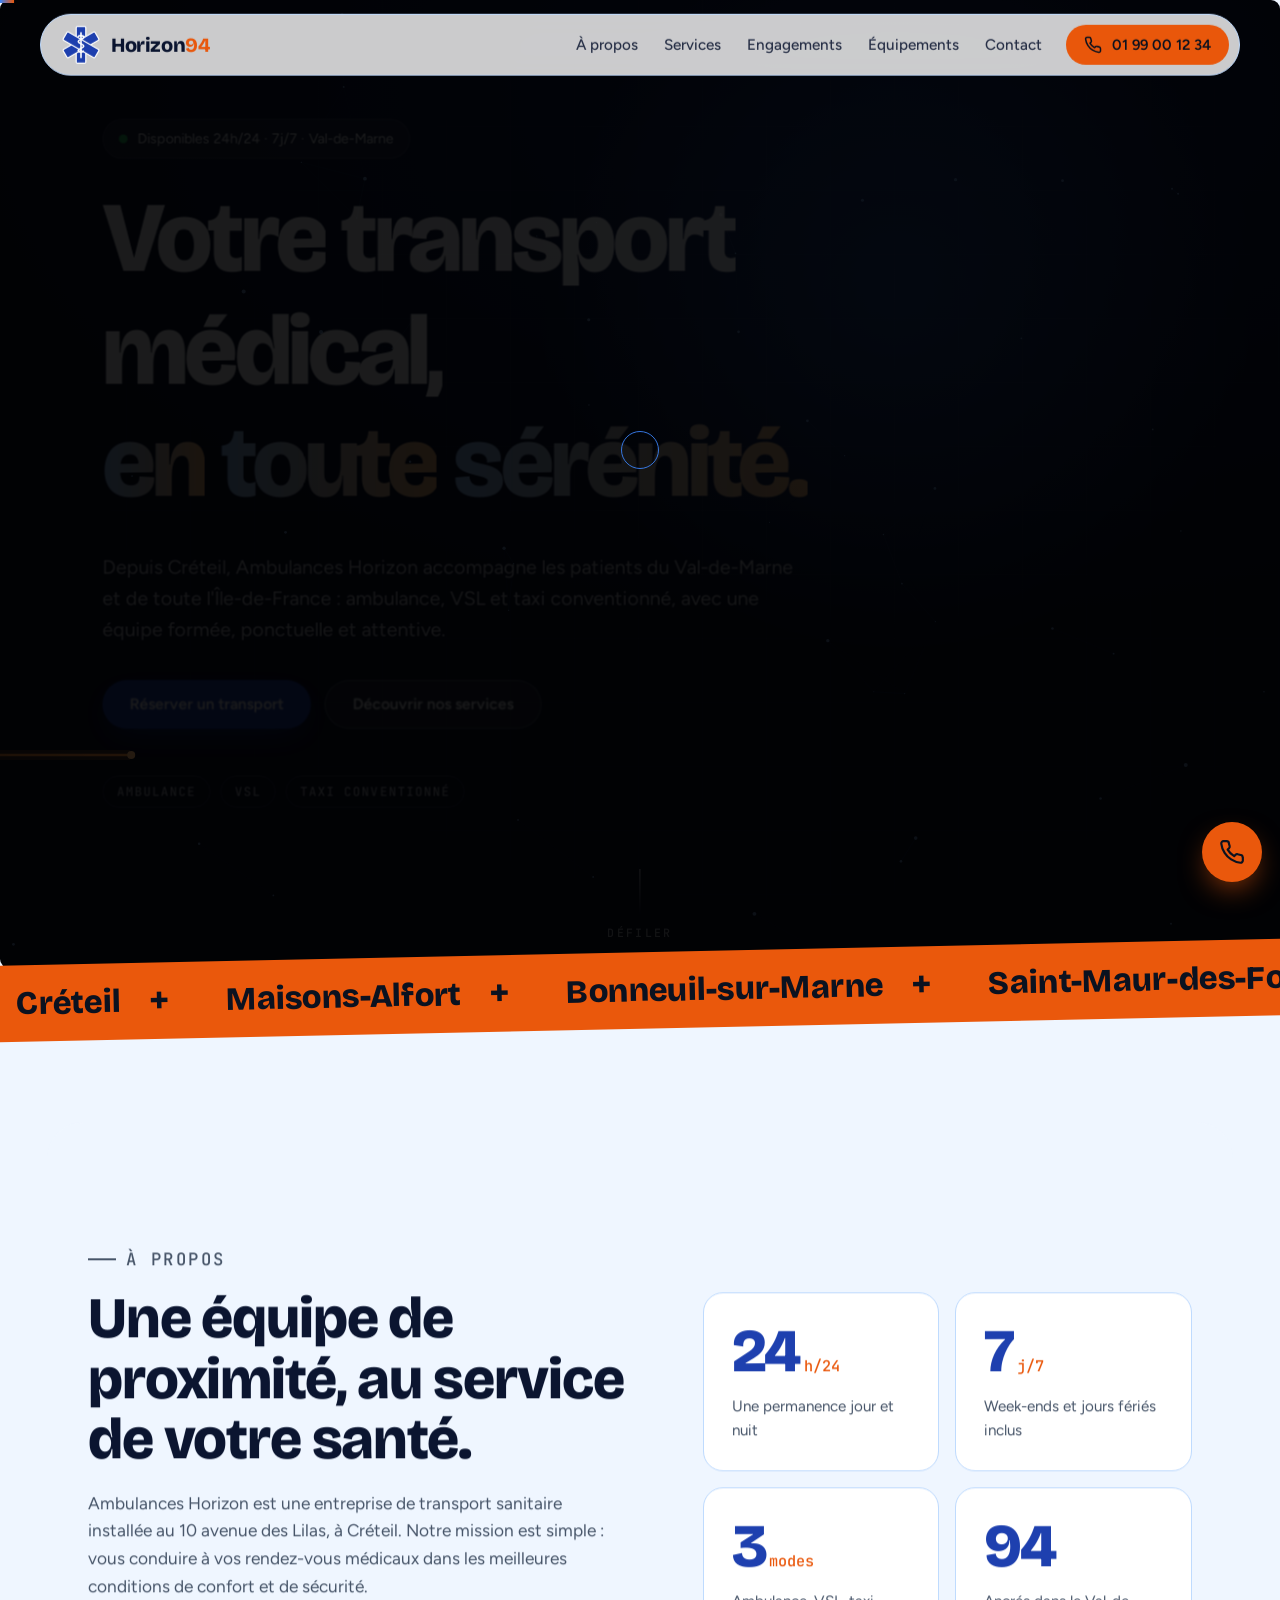
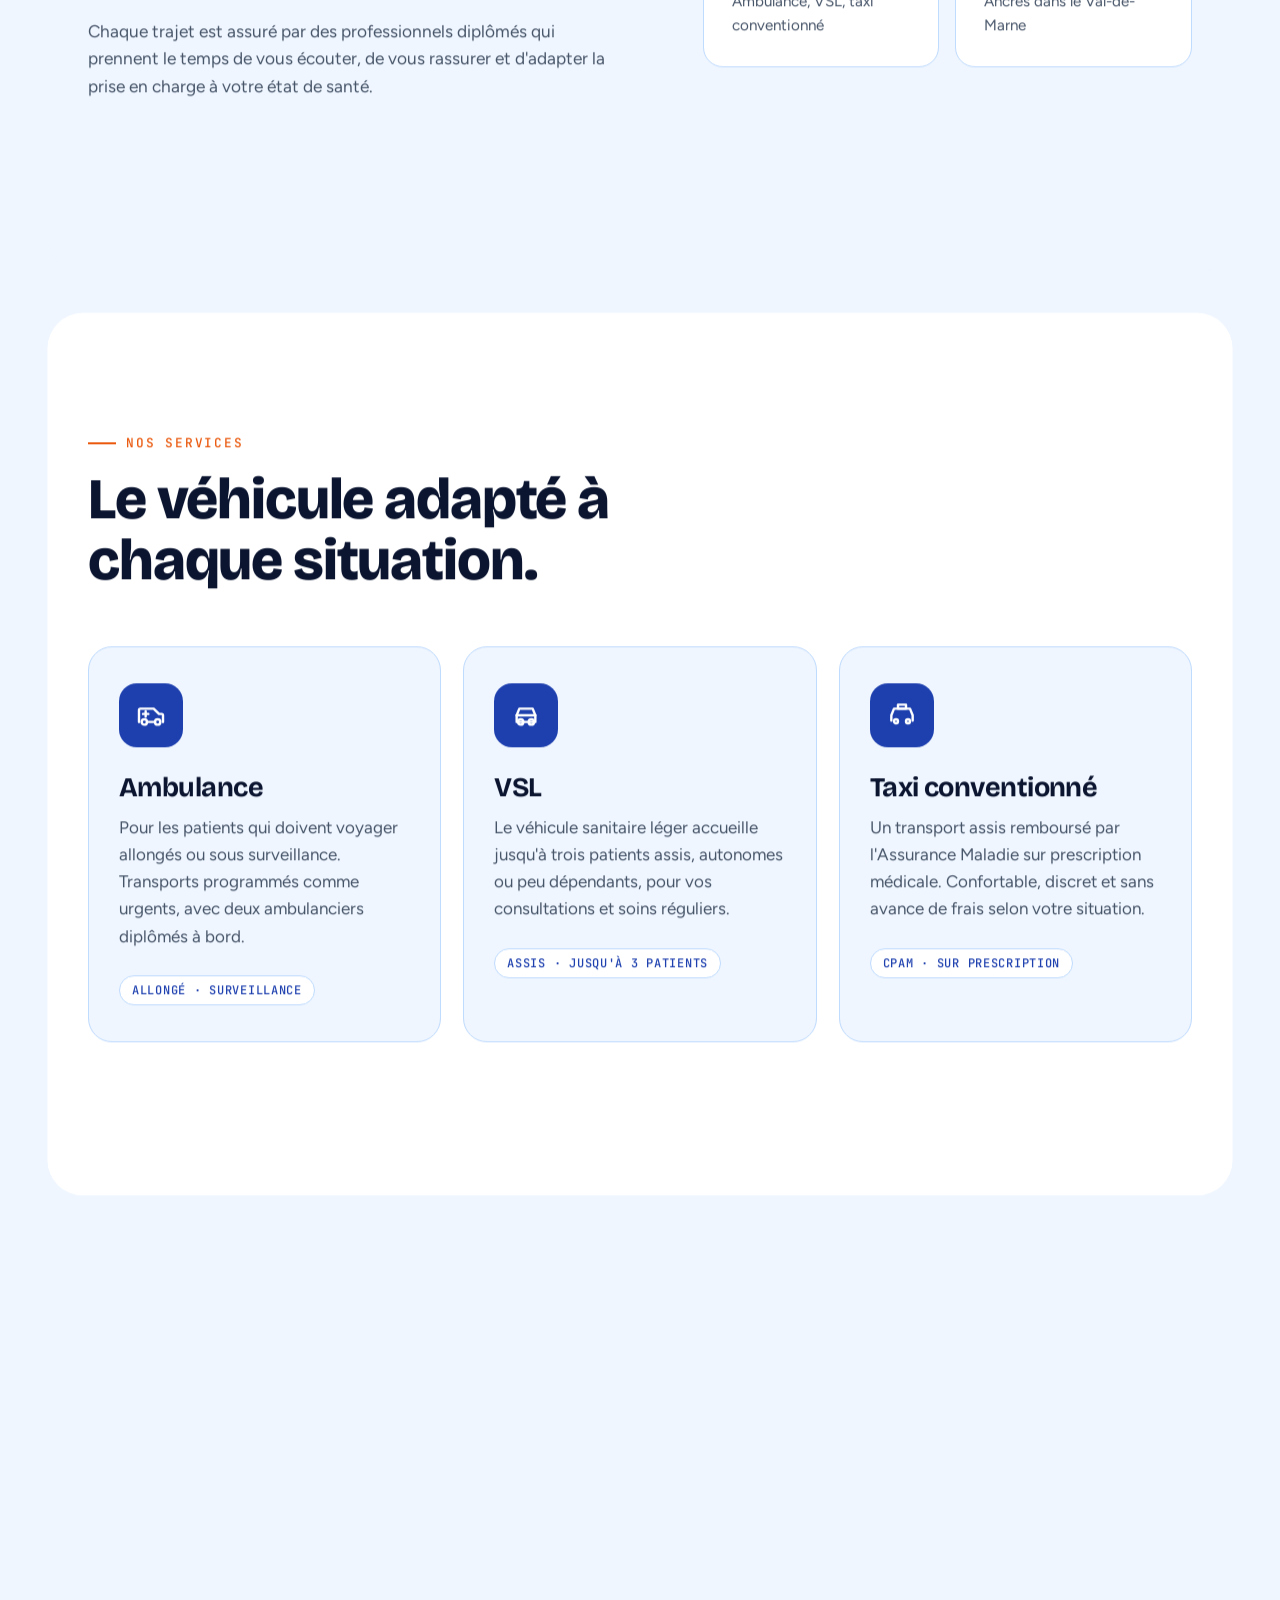
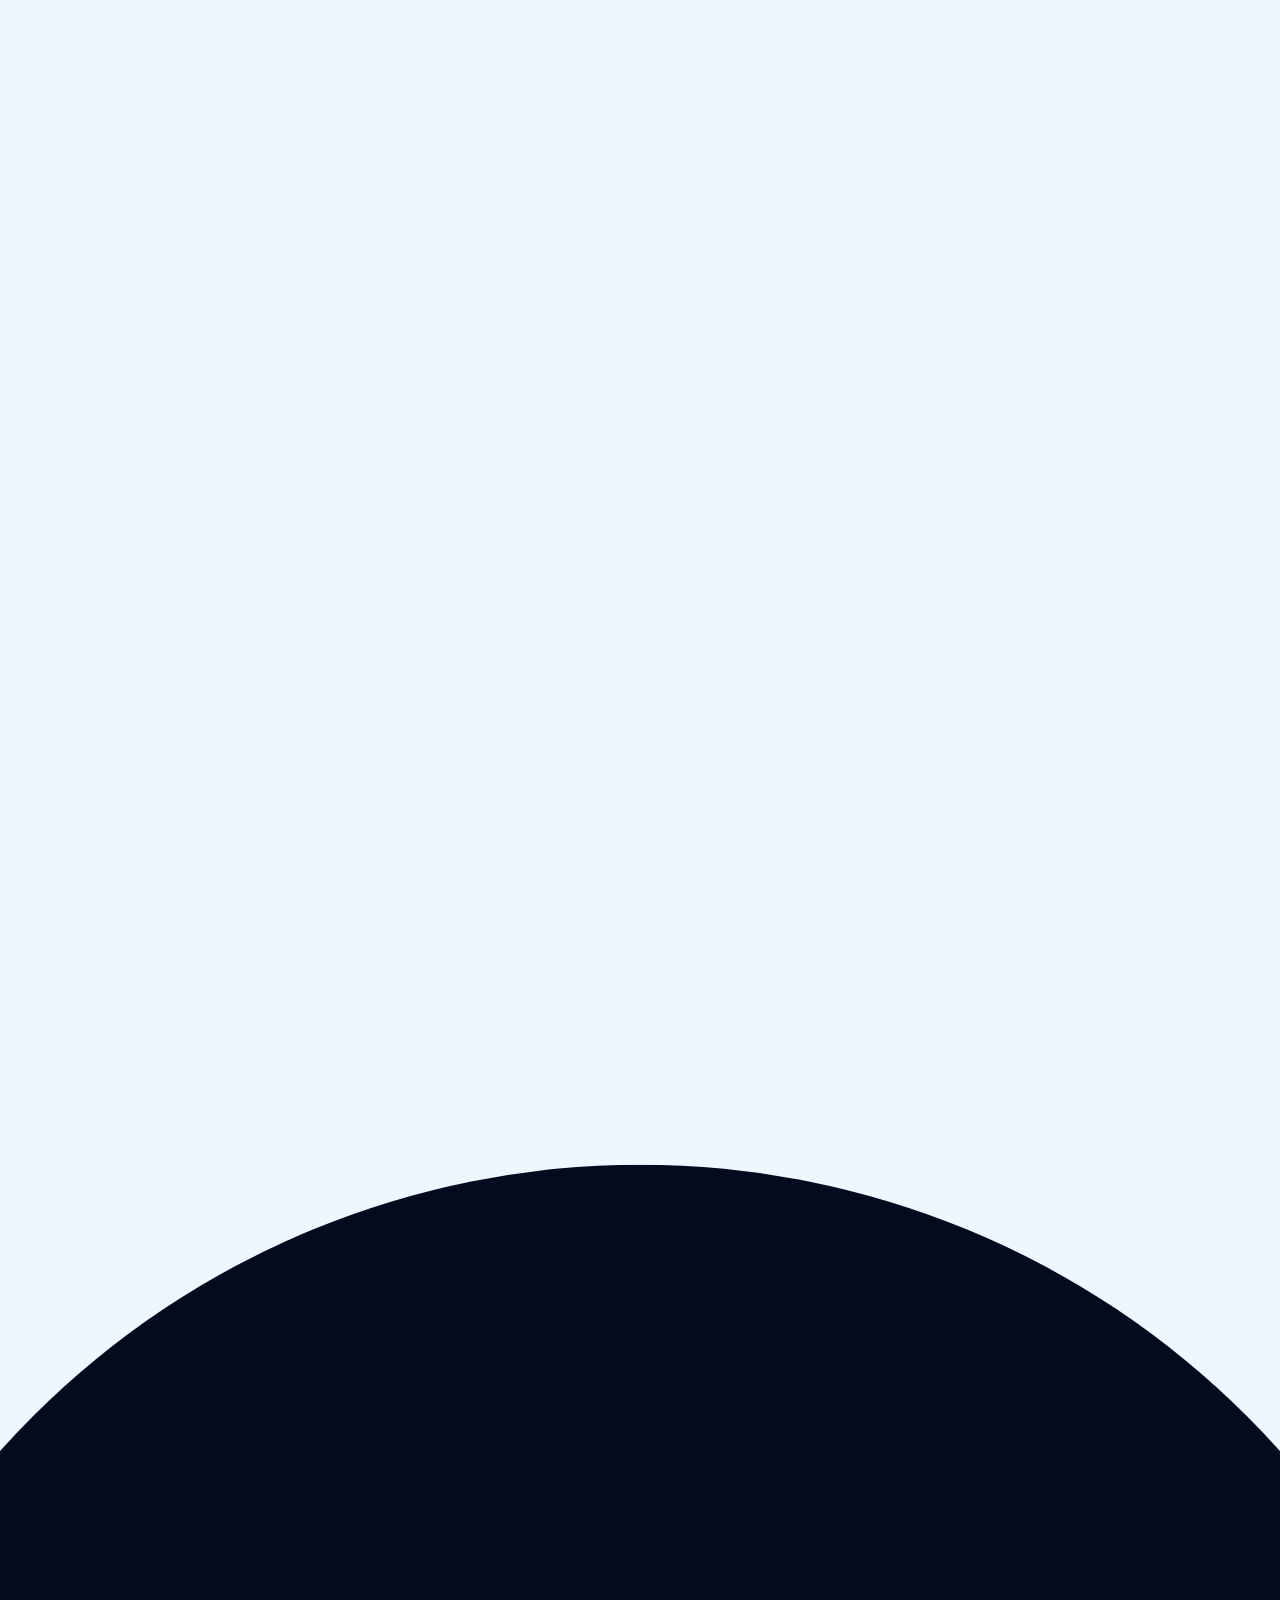
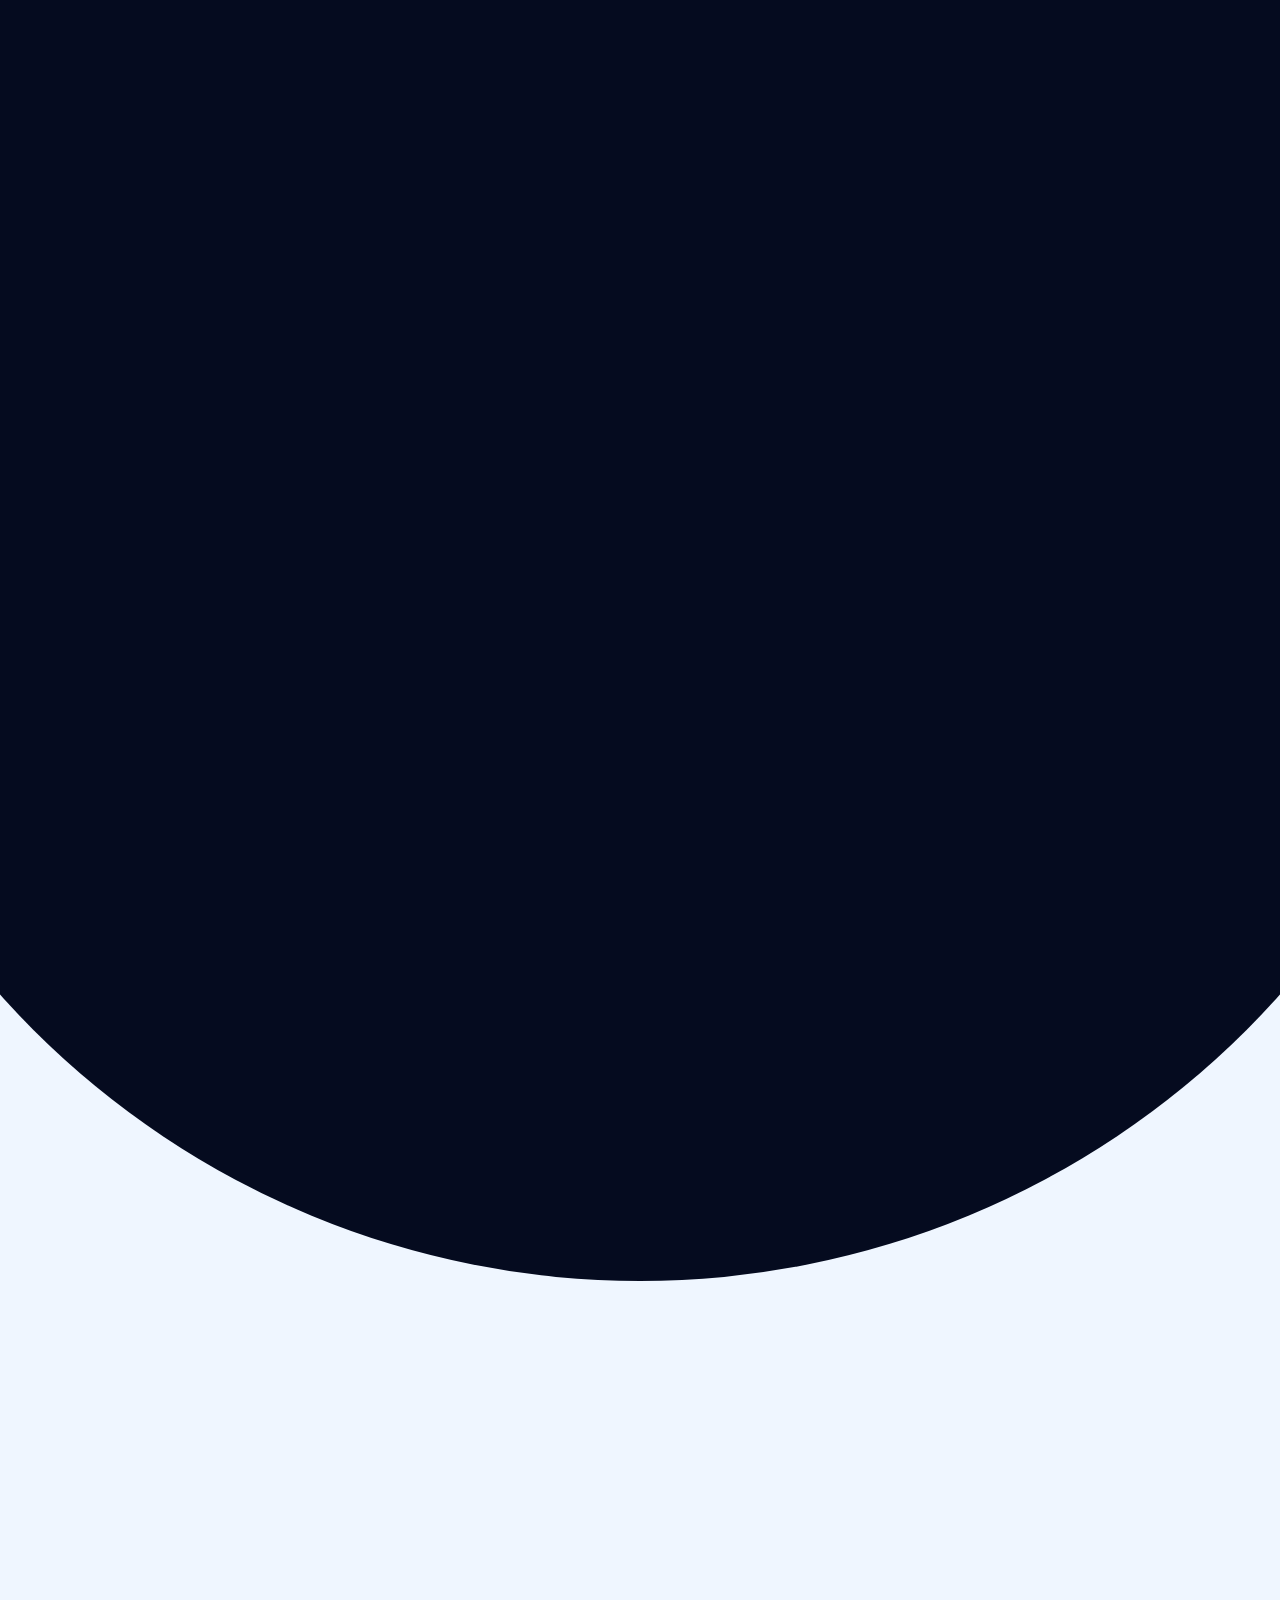
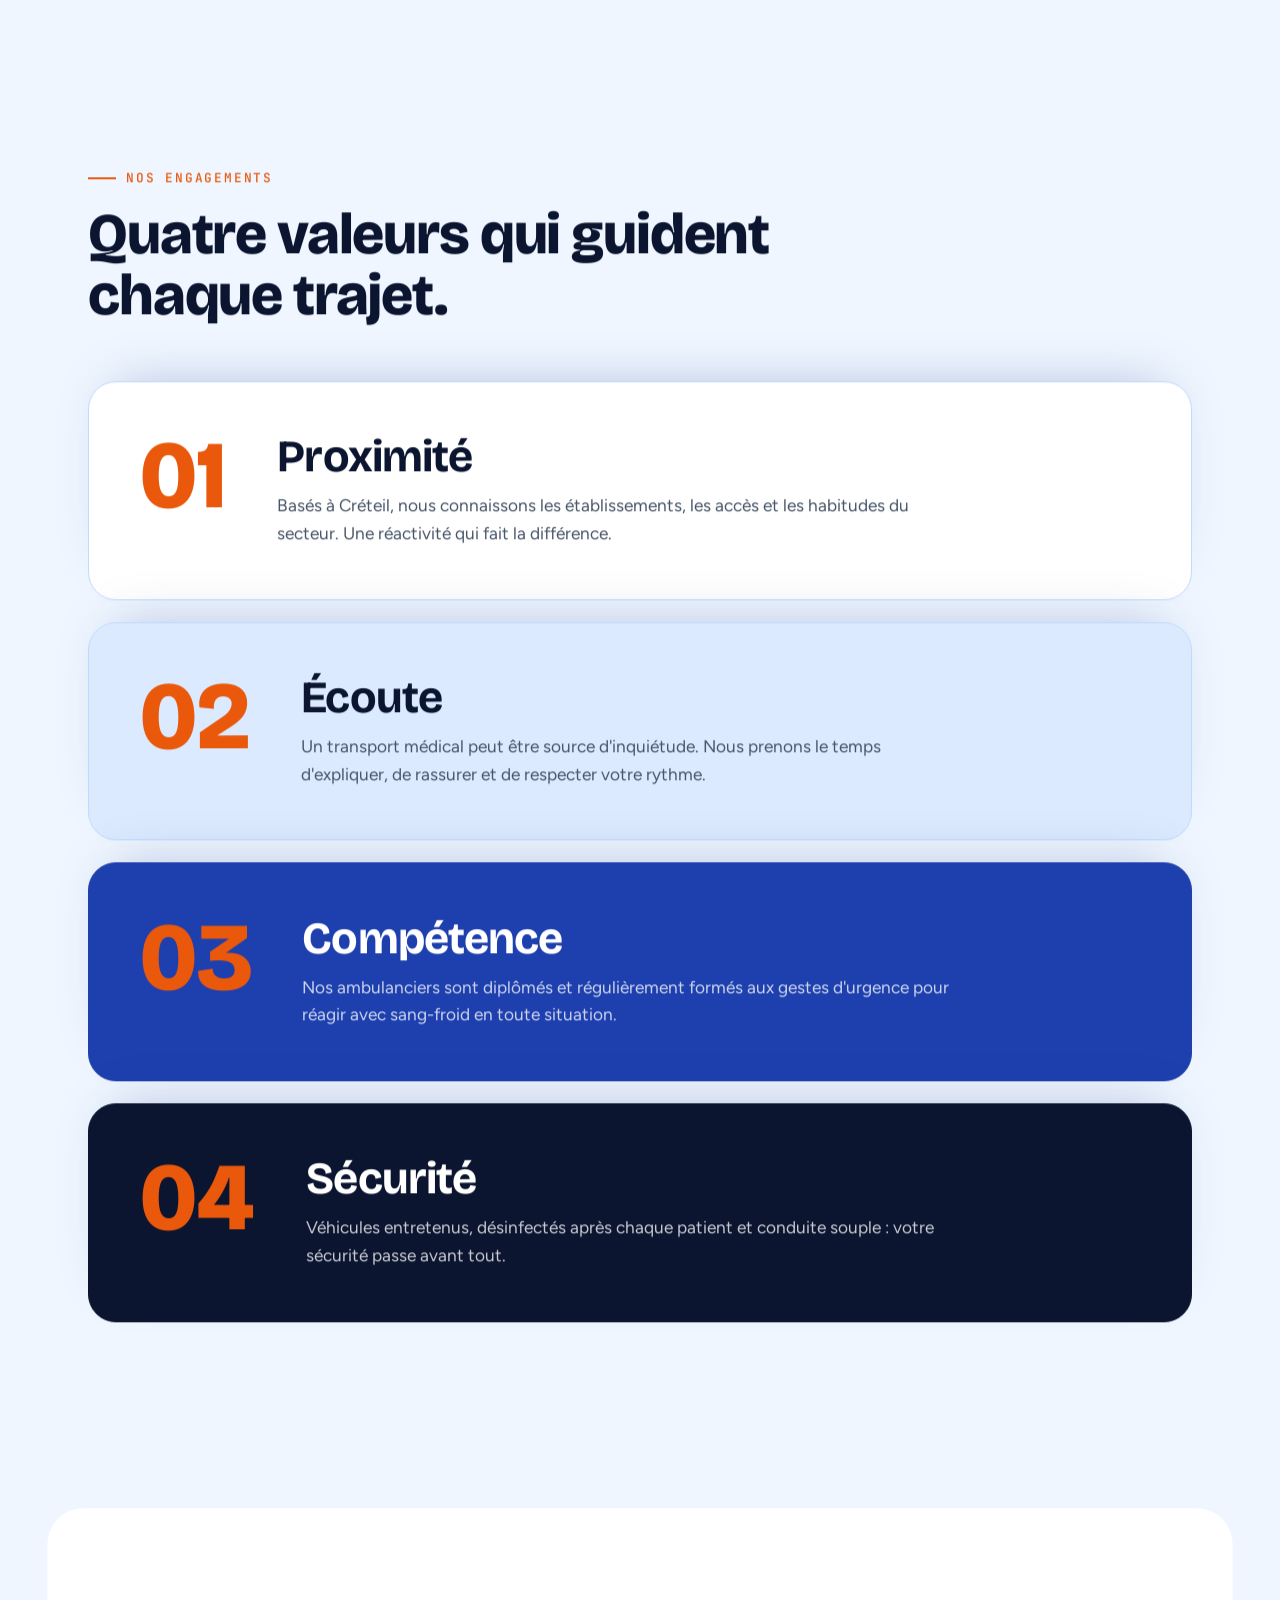
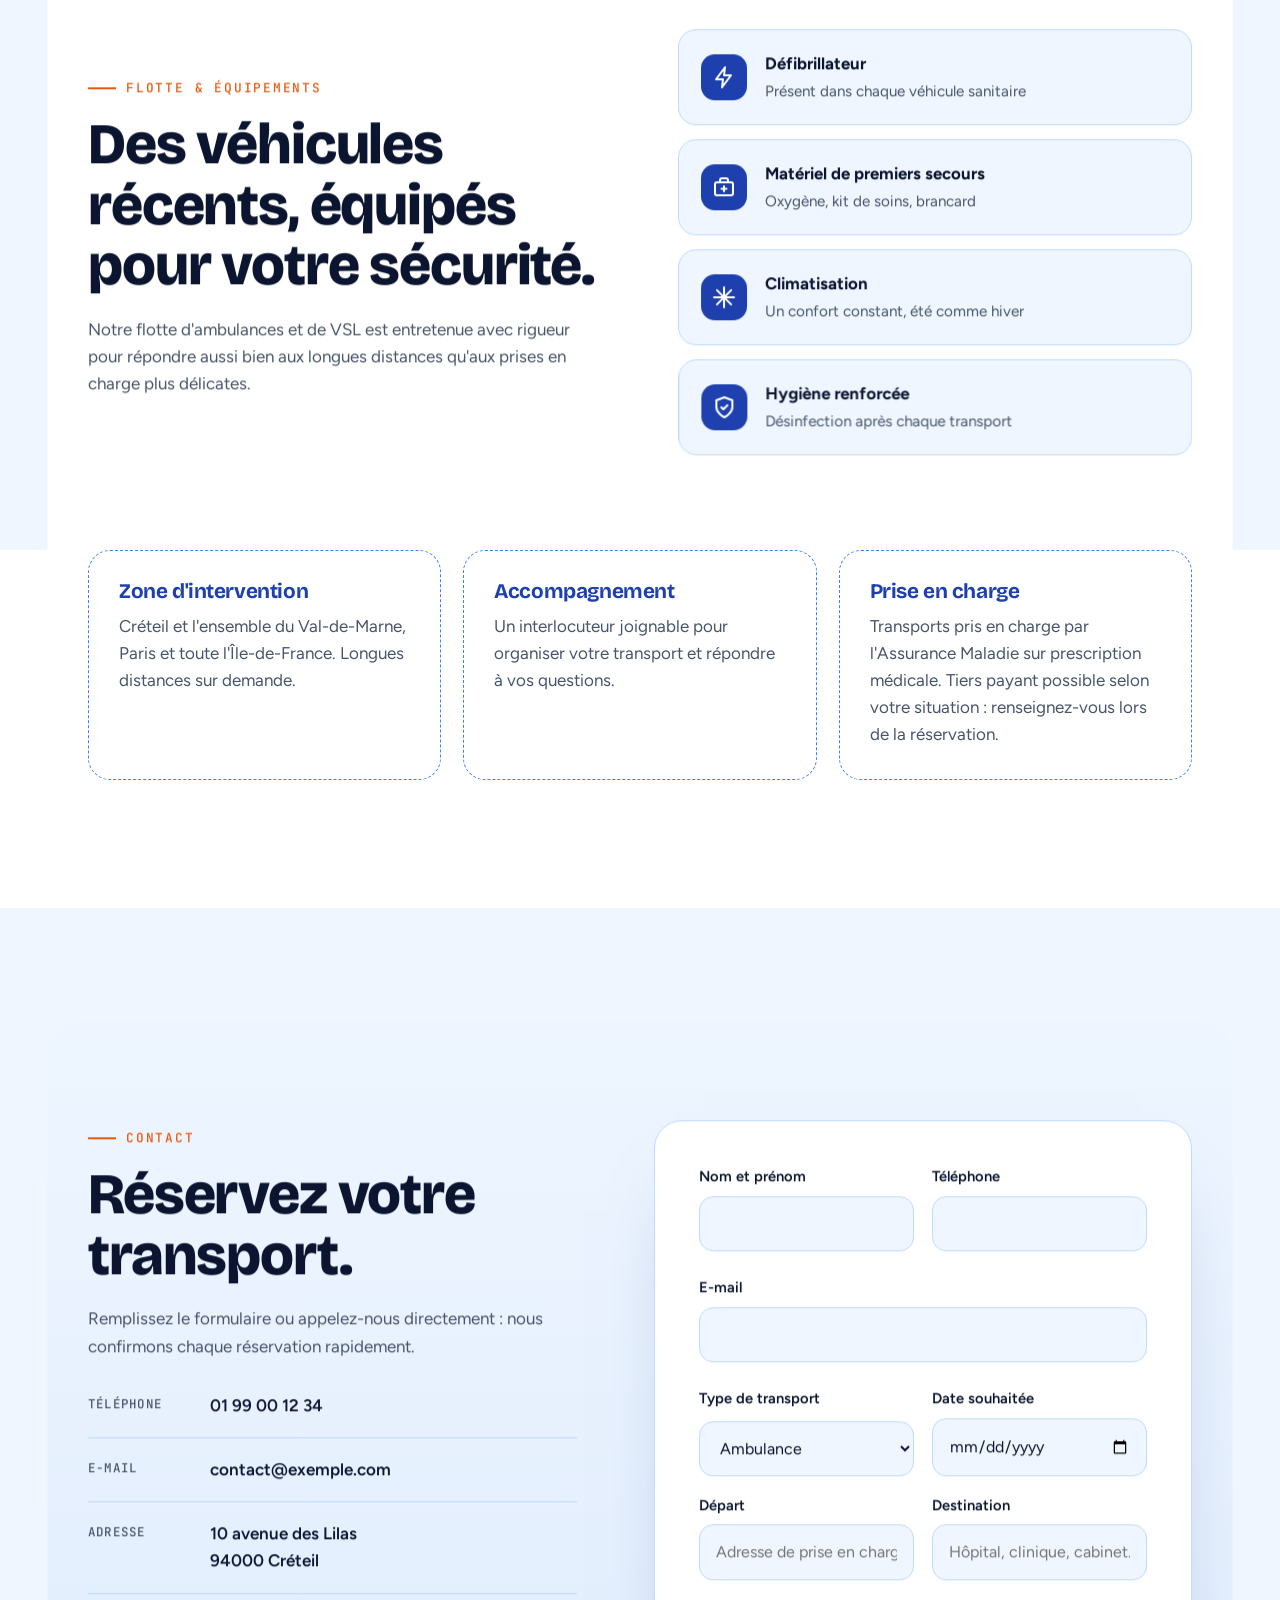
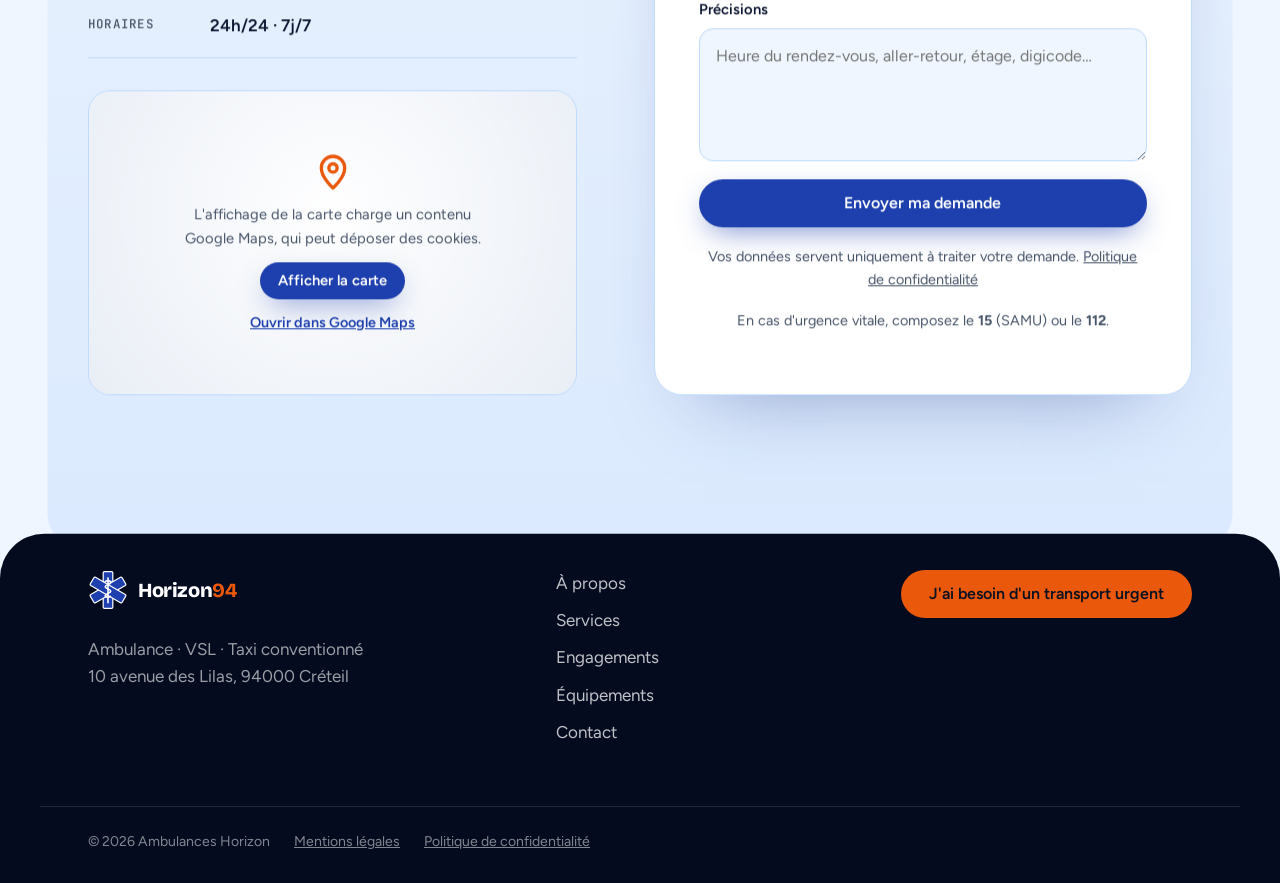
<file: index.html>
<!doctype html>
<html lang="fr">
<head>
  <meta charset="utf-8">
  <meta name="viewport" content="width=device-width, initial-scale=1">
  <meta name="robots" content="noindex, nofollow"><!-- maquette : à retirer à la vraie mise en ligne -->
  <title>Ambulances Horizon — Transport sanitaire à Créteil (94)</title>
  <meta name="description" content="Ambulances Horizon : ambulance, VSL et taxi conventionné à Créteil et dans tout le Val-de-Marne. Disponibles 24h/24, 7j/7.">
  <link rel="stylesheet" href="css/fonts.css">
  <link rel="icon" href="data:image/svg+xml,%3Csvg viewBox='0 0 100 100' xmlns='http://www.w3.org/2000/svg'%3E%3Cg fill='%231E40AF' stroke='white' stroke-width='3'%3E%3Crect x='38' y='4' width='24' height='92' rx='3'/%3E%3Crect x='38' y='4' width='24' height='92' rx='3' transform='rotate(60 50 50)'/%3E%3Crect x='38' y='4' width='24' height='92' rx='3' transform='rotate(120 50 50)'/%3E%3C/g%3E%3Cg fill='none' stroke='white' stroke-width='4' stroke-linecap='round'%3E%3Cpath d='M50 20v62'/%3E%3Cpath d='M43 30c0-4 14-4 14 1s-14 6-14 11 14 6 14 11-14 6-14 11 10 5 13 2'/%3E%3Ccircle cx='57' cy='29' r='2.4'/%3E%3C/g%3E%3C/svg%3E">
  <link rel="stylesheet" href="css/style.css">
  <script>document.documentElement.classList.add('js')</script>
</head>
<body>

  <!-- Préchargement : tracé ECG -->
  <div class="loader" aria-hidden="true">
    <svg class="loader__ecg" viewBox="0 0 600 120" preserveAspectRatio="none">
      <path d="M0 60 H200 L220 60 L235 20 L255 105 L272 40 L285 60 H600" />
    </svg>
    <div class="loader__count"><span>0</span>%</div>
    <div class="loader__name">Ambulances Horizon</div>
  </div>

  <!-- Rideau de transition entre sections -->
  <div class="veil" aria-hidden="true">
    <span class="veil__panel"></span><span class="veil__panel"></span><span class="veil__panel"></span><span class="veil__panel"></span><span class="veil__panel"></span>
    <div class="veil__label"></div>
  </div>

  <div class="progress" aria-hidden="true"></div>
  <div class="cursor" aria-hidden="true"></div>

  <a class="skip" href="#main">Aller au contenu</a>

  <header class="nav">
    <a href="#top" class="nav__logo" aria-label="Ambulances Horizon — accueil">
      <span class="logo-mark" aria-hidden="true">
        <svg viewBox="0 0 100 100" class="star"><g class="star__arms"><rect x="38" y="4" width="24" height="92" rx="3"/><rect x="38" y="4" width="24" height="92" rx="3" transform="rotate(60 50 50)"/><rect x="38" y="4" width="24" height="92" rx="3" transform="rotate(120 50 50)"/></g><g class="star__rod"><path d="M50 20v62"/><path d="M43 30c0-4 14-4 14 1s-14 6-14 11 14 6 14 11-14 6-14 11 10 5 13 2"/><circle cx="57" cy="29" r="2.4"/></g></svg>
      </span>
      <span>Horizon<b>94</b></span>
    </a>
    <nav class="nav__links" aria-label="Navigation principale">
      <a href="#apropos">À propos</a>
      <a href="#services">Services</a>
      <a href="#engagements">Engagements</a>
      <a href="#flotte">Équipements</a>
      <a href="#contact">Contact</a>
    </nav>
    <a href="tel:+33199001234" class="btn btn--accent btn--sm magnetic" aria-label="Appeler le 01 99 00 12 34">
      <svg class="ico" viewBox="0 0 24 24" aria-hidden="true"><path d="M22 16.9v3a2 2 0 0 1-2.2 2 19.8 19.8 0 0 1-8.6-3.1 19.5 19.5 0 0 1-6-6A19.8 19.8 0 0 1 2.1 4.2 2 2 0 0 1 4.1 2h3a2 2 0 0 1 2 1.7c.1.9.4 1.8.7 2.7a2 2 0 0 1-.5 2.1L8 9.8a16 16 0 0 0 6 6l1.3-1.3a2 2 0 0 1 2.1-.4c.9.3 1.8.6 2.7.7a2 2 0 0 1 1.7 2z"/></svg>
      <span>01 99 00 12 34</span>
    </a>
    <button class="nav__burger" aria-label="Ouvrir le menu" aria-expanded="false"><span></span><span></span></button>
  </header>

  <main id="main">

    <!-- HERO -->
    <section class="hero" id="top">
      <canvas class="hero__canvas" aria-hidden="true"></canvas>
      <div class="hero__glow" aria-hidden="true"></div>
      <div class="hero__grid" aria-hidden="true"></div>

      <div class="hero__inner">
        <p class="eyebrow"><span class="pulse-dot"></span> Disponibles 24h/24 · 7j/7 · Val-de-Marne</p>
        <h1 class="hero__title split">
          Votre transport médical,<br>
          <em>en toute sérénité.</em>
        </h1>
        <p class="hero__lead">
          Depuis Créteil, Ambulances Horizon accompagne les patients du Val-de-Marne
          et de toute l'Île-de-France : ambulance, VSL et taxi conventionné, avec une équipe
          formée, ponctuelle et attentive.
        </p>
        <div class="hero__cta">
          <a href="#contact" class="btn btn--primary magnetic">Réserver un transport</a>
          <a href="#services" class="btn btn--ghost magnetic">Découvrir nos services</a>
        </div>
        <ul class="hero__badges">
          <li>Ambulance</li><li>VSL</li><li>Taxi conventionné</li>
        </ul>
      </div>

      <div class="hero__scroll" aria-hidden="true"><span></span>Défiler</div>
    </section>

    <!-- BANDEAU VILLES -->
    <div class="marquee" role="region" aria-label="Communes desservies">
      <div class="marquee__track">
        <span>Créteil</span><span>Maisons-Alfort</span><span>Bonneuil-sur-Marne</span><span>Saint-Maur-des-Fossés</span><span>Choisy-le-Roi</span><span>Vitry-sur-Seine</span><span>Valenton</span><span>Limeil-Brévannes</span><span>Boissy-Saint-Léger</span><span>Paris</span>
        <span aria-hidden="true">Créteil</span><span aria-hidden="true">Maisons-Alfort</span><span aria-hidden="true">Bonneuil-sur-Marne</span><span aria-hidden="true">Saint-Maur-des-Fossés</span><span aria-hidden="true">Choisy-le-Roi</span><span aria-hidden="true">Vitry-sur-Seine</span><span aria-hidden="true">Valenton</span><span aria-hidden="true">Limeil-Brévannes</span><span aria-hidden="true">Boissy-Saint-Léger</span><span aria-hidden="true">Paris</span>
      </div>
    </div>

    <!-- À PROPOS -->
    <section class="about section section-in" id="apropos">
      <div class="container about__grid">
        <div class="about__text reveal">
          <p class="kicker">À propos</p>
          <h2 class="h2">Une équipe de proximité, au service de votre santé.</h2>
          <p>
            Ambulances Horizon est une entreprise de transport sanitaire installée au
            10 avenue des Lilas, à Créteil. Notre mission est simple :
            vous conduire à vos rendez-vous médicaux dans les meilleures conditions de confort
            et de sécurité.
          </p>
          <p>
            Chaque trajet est assuré par des professionnels diplômés qui prennent le temps de vous
            écouter, de vous rassurer et d'adapter la prise en charge à votre état de santé.
          </p>
        </div>
        <div class="stats reveal">
          <div class="stat"><span class="stat__num" data-count="24">0</span><span class="stat__unit">h/24</span><p>Une permanence jour et nuit</p></div>
          <div class="stat"><span class="stat__num" data-count="7">0</span><span class="stat__unit">j/7</span><p>Week-ends et jours fériés inclus</p></div>
          <div class="stat"><span class="stat__num" data-count="3">0</span><span class="stat__unit">modes</span><p>Ambulance, VSL, taxi conventionné</p></div>
          <div class="stat"><span class="stat__num" data-count="94">0</span><span class="stat__unit">&nbsp;</span><p>Ancrés dans le Val-de-Marne</p></div>
        </div>
      </div>
    </section>

    <!-- SERVICES : 3 véhicules -->
    <section class="services section section-in" id="services">
      <div class="container">
        <div class="section__head reveal">
          <p class="kicker">Nos services</p>
          <h2 class="h2">Le véhicule adapté à chaque situation.</h2>
        </div>
        <div class="cards">
          <article class="card tilt">
            <div class="card__glare" aria-hidden="true"></div>
            <div class="card__icon"><svg viewBox="0 0 24 24" aria-hidden="true"><path d="M3 17V8a1 1 0 0 1 1-1h10l4 4h2a1 1 0 0 1 1 1v5"/><circle cx="7" cy="17" r="2"/><circle cx="17" cy="17" r="2"/><path d="M9 17h6M8 9v4M6 11h4"/></svg></div>
            <h3>Ambulance</h3>
            <p>Pour les patients qui doivent voyager allongés ou sous surveillance. Transports programmés comme urgents, avec deux ambulanciers diplômés à bord.</p>
            <span class="card__tag">Allongé · Surveillance</span>
          </article>
          <article class="card tilt">
            <div class="card__glare" aria-hidden="true"></div>
            <div class="card__icon"><svg viewBox="0 0 24 24" aria-hidden="true"><path d="M5 17h14v-5l-2-5H7l-2 5z"/><circle cx="8" cy="17" r="2"/><circle cx="16" cy="17" r="2"/><path d="M5 12h14"/></svg></div>
            <h3>VSL</h3>
            <p>Le véhicule sanitaire léger accueille jusqu'à trois patients assis, autonomes ou peu dépendants, pour vos consultations et soins réguliers.</p>
            <span class="card__tag">Assis · Jusqu'à 3 patients</span>
          </article>
          <article class="card tilt">
            <div class="card__glare" aria-hidden="true"></div>
            <div class="card__icon"><svg viewBox="0 0 24 24" aria-hidden="true"><path d="M4 16v-4l2-5h12l2 5v4"/><path d="M9 4h6v3H9z"/><circle cx="7.5" cy="16.5" r="1.5"/><circle cx="16.5" cy="16.5" r="1.5"/></svg></div>
            <h3>Taxi conventionné</h3>
            <p>Un transport assis remboursé par l'Assurance Maladie sur prescription médicale. Confortable, discret et sans avance de frais selon votre situation.</p>
            <span class="card__tag">CPAM · Sur prescription</span>
          </article>
        </div>
      </div>
    </section>

    <!-- TRAJETS : défilement horizontal -->
    <section class="trips" id="trajets">
      <div class="trips__pin">
        <div class="trips__intro">
          <p class="kicker">Vos trajets</p>
          <h2 class="h2">Nous vous accompagnons dans tous vos déplacements médicaux.</h2>
          <p class="muted">Faites défiler pour parcourir nos prises en charge →</p>
        </div>
        <div class="trips__track">
          <article class="trip"><span class="trip__n">01</span><h3>Transferts entre établissements</h3><p>D'un hôpital à une clinique, d'un centre de rééducation à un EHPAD : nous assurons la continuité de vos soins.</p></article>
          <article class="trip"><span class="trip__n">02</span><h3>Consultations &amp; examens</h3><p>Rendez-vous chez un spécialiste, imagerie, analyses : nous vous déposons et vous raccompagnons à l'heure.</p></article>
          <article class="trip"><span class="trip__n">03</span><h3>Entrées &amp; sorties d'hospitalisation</h3><p>Un retour au domicile en douceur ou une admission sans stress, en lien avec les équipes soignantes.</p></article>
          <article class="trip"><span class="trip__n">04</span><h3>Traitements réguliers</h3><p>Dialyse, chimiothérapie, radiothérapie : un suivi fiable et des horaires respectés, séance après séance.</p></article>
          <article class="trip trip--urgent"><span class="trip__n">05</span><h3>Transports urgents 24h/24</h3><p>Une équipe mobilisable à toute heure pour les transports sanitaires urgents, de jour comme de nuit.</p></article>
          <article class="trip"><span class="trip__n">06</span><h3>Permissions de sortie</h3><p>Pour un week-end en famille ou un événement important pendant une hospitalisation, nous organisons l'aller et le retour.</p></article>
        </div>
      </div>
    </section>

    <!-- ENGAGEMENTS -->
    <section class="values section section-in" id="engagements">
      <div class="container">
        <div class="section__head reveal">
          <p class="kicker">Nos engagements</p>
          <h2 class="h2">Quatre valeurs qui guident chaque trajet.</h2>
        </div>
        <div class="stack">
          <article class="stack__card" style="--i:0">
            <span class="stack__n">01</span>
            <div><h3>Proximité</h3><p>Basés à Créteil, nous connaissons les établissements, les accès et les habitudes du secteur. Une réactivité qui fait la différence.</p></div>
          </article>
          <article class="stack__card" style="--i:1">
            <span class="stack__n">02</span>
            <div><h3>Écoute</h3><p>Un transport médical peut être source d'inquiétude. Nous prenons le temps d'expliquer, de rassurer et de respecter votre rythme.</p></div>
          </article>
          <article class="stack__card" style="--i:2">
            <span class="stack__n">03</span>
            <div><h3>Compétence</h3><p>Nos ambulanciers sont diplômés et régulièrement formés aux gestes d'urgence pour réagir avec sang-froid en toute situation.</p></div>
          </article>
          <article class="stack__card" style="--i:3">
            <span class="stack__n">04</span>
            <div><h3>Sécurité</h3><p>Véhicules entretenus, désinfectés après chaque patient et conduite souple : votre sécurité passe avant tout.</p></div>
          </article>
        </div>
      </div>
    </section>

    <!-- FLOTTE & ÉQUIPEMENTS -->
    <section class="fleet section section-in" id="flotte">
      <div class="container fleet__grid">
        <div class="reveal">
          <p class="kicker">Flotte &amp; équipements</p>
          <h2 class="h2">Des véhicules récents, équipés pour votre sécurité.</h2>
          <p class="muted">Notre flotte d'ambulances et de VSL est entretenue avec rigueur pour répondre aussi bien aux longues distances qu'aux prises en charge plus délicates.</p>
        </div>
        <ul class="equip">
          <li><svg viewBox="0 0 24 24" aria-hidden="true"><path d="M13 2 4 14h7l-1 8 9-12h-7z"/></svg><div><b>Défibrillateur</b><span>Présent dans chaque véhicule sanitaire</span></div></li>
          <li><svg viewBox="0 0 24 24" aria-hidden="true"><rect x="3" y="7" width="18" height="13" rx="2"/><path d="M8 7V5a2 2 0 0 1 2-2h4a2 2 0 0 1 2 2v2M12 11v5M9.5 13.5h5"/></svg><div><b>Matériel de premiers secours</b><span>Oxygène, kit de soins, brancard</span></div></li>
          <li><svg viewBox="0 0 24 24" aria-hidden="true"><path d="M12 2v20M4.9 4.9l14.2 14.2M2 12h20M4.9 19.1 19.1 4.9"/></svg><div><b>Climatisation</b><span>Un confort constant, été comme hiver</span></div></li>
          <li><svg viewBox="0 0 24 24" aria-hidden="true"><path d="M12 22s8-4 8-10V5l-8-3-8 3v7c0 6 8 10 8 10z"/><path d="m9 12 2 2 4-4"/></svg><div><b>Hygiène renforcée</b><span>Désinfection après chaque transport</span></div></li>
        </ul>
      </div>
    </section>

    <!-- ZONE / INFOS PRATIQUES -->
    <section class="infos section" id="zone">
      <div class="container infos__grid">
        <div class="info reveal">
          <h3>Zone d'intervention</h3>
          <p>Créteil et l'ensemble du Val-de-Marne, Paris et toute l'Île-de-France. Longues distances sur demande.</p>
        </div>
        <div class="info reveal">
          <h3>Accompagnement</h3>
          <p>Un interlocuteur joignable pour organiser votre transport et répondre à vos questions.</p>
        </div>
        <div class="info reveal">
          <h3>Prise en charge</h3>
          <p>Transports pris en charge par l'Assurance Maladie sur prescription médicale. Tiers payant possible selon votre situation : renseignez-vous lors de la réservation.</p>
        </div>
      </div>
    </section>

    <!-- CONTACT -->
    <section class="contact section section-in" id="contact">
      <div class="container contact__grid">
        <div class="contact__info reveal">
          <p class="kicker">Contact</p>
          <h2 class="h2">Réservez votre transport.</h2>
          <p class="muted">Remplissez le formulaire ou appelez-nous directement : nous confirmons chaque réservation rapidement.</p>
          <ul class="contact__list">
            <li><span>Téléphone</span><a href="tel:+33199001234">01 99 00 12 34</a></li>
            <li><span>E-mail</span><a href="mailto:contact@exemple.com">contact@exemple.com</a></li>
            <li><span>Adresse</span><address>10 avenue des Lilas<br>94000 Créteil</address></li>
            <li><span>Horaires</span><p>24h/24 · 7j/7</p></li>
          </ul>
          <!-- Carte chargée seulement au clic (RGPD : aucun appel à Google avant consentement) -->
          <div class="map" data-src="https://www.google.com/maps?q=Cr%C3%A9teil+94000&output=embed">
            <div class="map__consent">
              <svg class="map__pin" viewBox="0 0 24 24" aria-hidden="true"><path d="M12 22s7-6.2 7-12a7 7 0 0 0-14 0c0 5.8 7 12 7 12z"/><circle cx="12" cy="10" r="2.5"/></svg>
              <p>L'affichage de la carte charge un contenu Google Maps, qui peut déposer des cookies.</p>
              <button type="button" class="btn btn--primary btn--sm map__load">Afficher la carte</button>
              <a href="https://www.google.com/maps/search/?api=1&amp;query=Cr%C3%A9teil+94000" target="_blank" rel="noopener">Ouvrir dans Google Maps<span class="sr-only"> (nouvel onglet)</span></a>
            </div>
          </div>
        </div>

        <form class="form reveal" id="booking" novalidate>
          <div class="form__row">
            <div class="field"><label for="f-name">Nom et prénom</label><input id="f-name" name="name" autocomplete="name" required aria-describedby="err-name"><small class="err" id="err-name"></small></div>
            <div class="field"><label for="f-tel">Téléphone</label><input id="f-tel" name="tel" type="tel" autocomplete="tel" required aria-describedby="err-tel"><small class="err" id="err-tel"></small></div>
          </div>
          <div class="field"><label for="f-mail">E-mail</label><input id="f-mail" name="email" type="email" autocomplete="email" aria-describedby="err-mail"><small class="err" id="err-mail"></small></div>
          <div class="form__row">
            <div class="field"><label for="f-type">Type de transport</label>
              <select id="f-type" name="type"><option>Ambulance</option><option>VSL</option><option>Taxi conventionné</option><option>Je ne sais pas</option></select></div>
            <div class="field"><label for="f-date">Date souhaitée</label><input id="f-date" name="date" type="date"></div>
          </div>
          <div class="form__row">
            <div class="field"><label for="f-from">Départ</label><input id="f-from" name="from" placeholder="Adresse de prise en charge"></div>
            <div class="field"><label for="f-to">Destination</label><input id="f-to" name="to" placeholder="Hôpital, clinique, cabinet…"></div>
          </div>
          <div class="field"><label for="f-msg">Précisions</label><textarea id="f-msg" name="message" rows="4" placeholder="Heure du rendez-vous, aller-retour, étage, digicode…"></textarea></div>
          <button class="btn btn--primary btn--block magnetic" type="submit">Envoyer ma demande</button>
          <p class="form__note">Vos données servent uniquement à traiter votre demande. <a href="mentions-legales.html#confidentialite">Politique de confidentialité</a></p>
          <p class="form__note">En cas d'urgence vitale, composez le <b>15</b> (SAMU) ou le <b>112</b>.</p>
          <p class="form__ok" role="status" aria-live="polite"></p>
        </form>
      </div>
    </section>
  </main>

  <footer class="footer">
    <div class="container footer__grid">
      <div>
        <a href="#top" class="nav__logo"><span class="logo-mark" aria-hidden="true"><svg viewBox="0 0 100 100" class="star"><g class="star__arms"><rect x="38" y="4" width="24" height="92" rx="3"/><rect x="38" y="4" width="24" height="92" rx="3" transform="rotate(60 50 50)"/><rect x="38" y="4" width="24" height="92" rx="3" transform="rotate(120 50 50)"/></g><g class="star__rod"><path d="M50 20v62"/><path d="M43 30c0-4 14-4 14 1s-14 6-14 11 14 6 14 11-14 6-14 11 10 5 13 2"/><circle cx="57" cy="29" r="2.4"/></g></svg></span><span>Horizon<b>94</b></span></a>
        <p class="muted">Ambulance · VSL · Taxi conventionné<br>10 avenue des Lilas, 94000 Créteil</p>
      </div>
      <nav aria-label="Pied de page">
        <a href="#apropos">À propos</a><a href="#services">Services</a><a href="#engagements">Engagements</a><a href="#flotte">Équipements</a><a href="#contact">Contact</a>
      </nav>
      <a href="tel:+33199001234" class="btn btn--accent magnetic">J'ai besoin d'un transport urgent</a>
    </div>
    <div class="container footer__legal">
      <span>© <span id="year"></span> Ambulances Horizon</span>
      <a href="mentions-legales.html">Mentions légales</a><a href="mentions-legales.html#confidentialite">Politique de confidentialité</a>
    </div>
  </footer>

  <a href="tel:+33199001234" class="fab" aria-label="Appeler Ambulances Horizon">
    <svg viewBox="0 0 24 24" aria-hidden="true"><path d="M22 16.9v3a2 2 0 0 1-2.2 2 19.8 19.8 0 0 1-8.6-3.1 19.5 19.5 0 0 1-6-6A19.8 19.8 0 0 1 2.1 4.2 2 2 0 0 1 4.1 2h3a2 2 0 0 1 2 1.7c.1.9.4 1.8.7 2.7a2 2 0 0 1-.5 2.1L8 9.8a16 16 0 0 0 6 6l1.3-1.3a2 2 0 0 1 2.1-.4c.9.3 1.8.6 2.7.7a2 2 0 0 1 1.7 2z"/></svg>
  </a>

  <script src="js/vendor/gsap.min.js"></script>
  <script src="js/vendor/ScrollTrigger.min.js"></script>
  <script src="js/vendor/lenis.min.js"></script>
  <script src="js/main.js"></script>
</body>
</html>
</file>
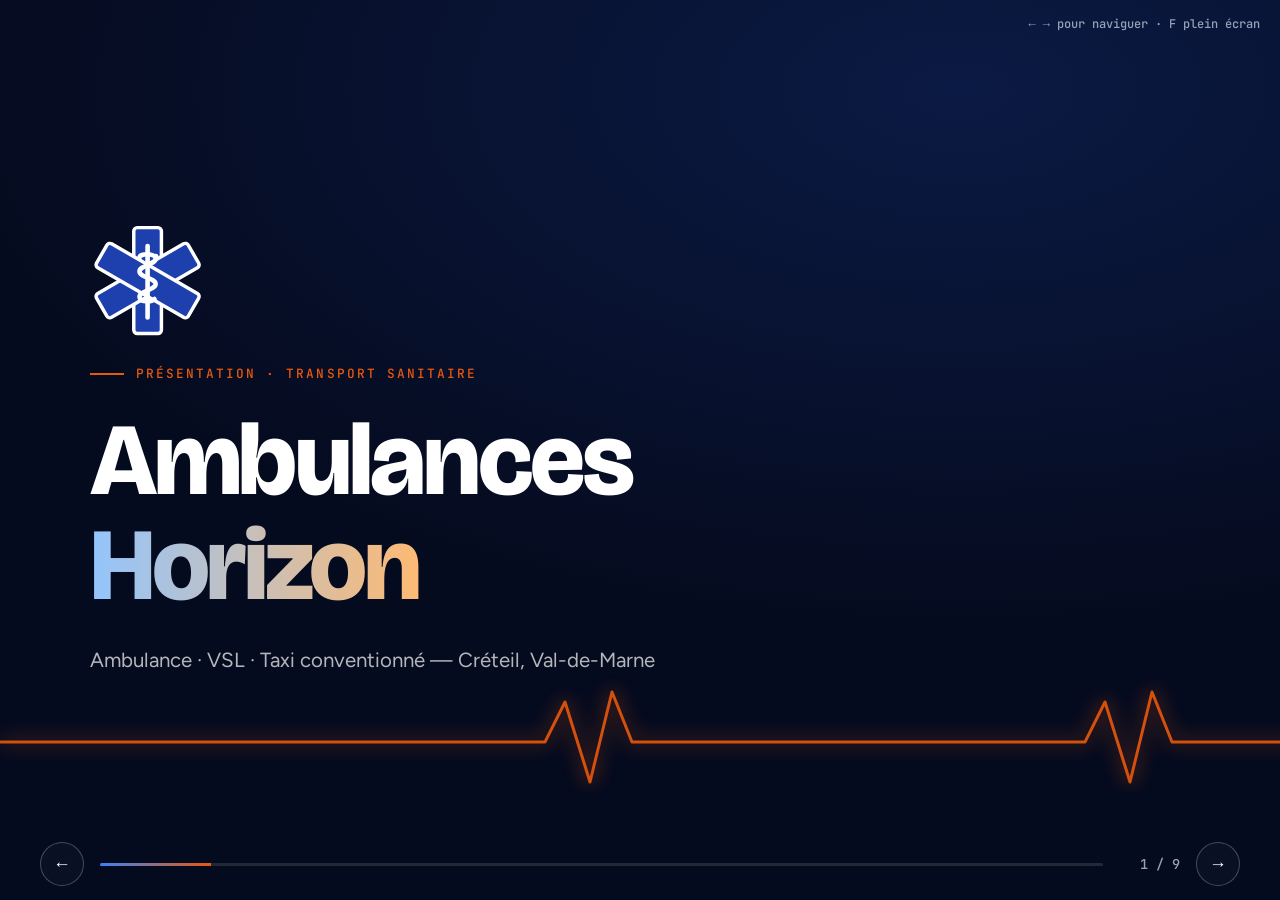
<file: presentation/index.html>
<!doctype html>
<html lang="fr">
<head>
  <meta charset="utf-8">
  <meta name="viewport" content="width=device-width, initial-scale=1">
  <meta name="robots" content="noindex, nofollow"><!-- maquette : à retirer à la vraie mise en ligne -->
  <title>Présentation — Ambulances Horizon</title>
  <meta name="description" content="Présentation diaporama d'Ambulances Horizon : services, engagements et équipements.">
  <link rel="stylesheet" href="../css/fonts.css">
  <style>
    :root {
      --primary: #1E40AF; --secondary: #3B82F6; --accent: #EA580C; --on-accent: #0B1220;
      --night: #050B1F; --night-2: #0B1A44; --bg: #EFF6FF; --ink: #0B1530; --muted: #475569; --border: #BFDBFE;
      --f-display: 'Bricolage Grotesque', system-ui, sans-serif; --f-body: 'Figtree', system-ui, sans-serif; --f-mono: 'JetBrains Mono', monospace;
    }
    * { box-sizing: border-box; }
    html, body { margin: 0; height: 100%; overflow: hidden; background: var(--night); font-family: var(--f-body); }
    .deck { position: relative; width: 100vw; height: 100svh; }
    .slide {
      position: absolute; inset: 0; display: flex; flex-direction: column; justify-content: center;
      padding: clamp(28px, 7vw, 110px); opacity: 0; visibility: hidden;
      transform: translateX(40px) scale(.98); transition: opacity .7s cubic-bezier(.22,1,.36,1), transform .7s cubic-bezier(.22,1,.36,1), visibility .7s;
      overflow: hidden;
    }
    .slide.is-active { opacity: 1; visibility: visible; transform: none; }
    .slide.is-prev { transform: translateX(-40px) scale(.98); }
    .dark { background: radial-gradient(120% 90% at 75% 10%, var(--night-2), var(--night) 65%); color: #fff; }
    .light { background: var(--bg); color: var(--ink); }
    .blue { background: var(--primary); color: #fff; }
    .orange { background: var(--accent); color: var(--on-accent); }

    h1, h2, h3 { font-family: var(--f-display); margin: 0; letter-spacing: -0.03em; line-height: 1.02; }
    h1 { font-size: clamp(2.6rem, 8vw, 7rem); font-weight: 800; }
    h2 { font-size: clamp(2rem, 5.5vw, 4.6rem); font-weight: 800; margin-bottom: 4vh; max-width: 18ch; }
    h3 { font-size: clamp(1.2rem, 2vw, 1.7rem); margin-bottom: 8px; }
    p { font-size: clamp(1rem, 1.6vw, 1.35rem); line-height: 1.55; margin: 0; max-width: 60ch; }
    .kicker { font: 500 clamp(.72rem, 1vw, .9rem) var(--f-mono); letter-spacing: .16em; text-transform: uppercase; color: var(--accent); margin-bottom: 3vh; display: flex; gap: 12px; align-items: center; }
    .kicker::before { content: ""; width: 34px; height: 2px; background: currentColor; }
    .blue .kicker, .orange .kicker { color: inherit; opacity: .8; }
    .grad { background: linear-gradient(90deg, #93C5FD, #FDBA74); -webkit-background-clip: text; background-clip: text; color: transparent; }
    .sub { color: rgba(255,255,255,.7); margin-top: 3vh; }
    .light .sub { color: var(--muted); }

    .grid { display: grid; gap: clamp(12px, 2vw, 24px); }
    .g3 { grid-template-columns: repeat(3, 1fr); }
    .g2 { grid-template-columns: repeat(2, 1fr); }
    .tile { padding: clamp(18px, 2.4vw, 34px); border-radius: 24px; background: #fff; border: 1px solid var(--border); }
    .dark .tile { background: rgba(255,255,255,.05); border-color: rgba(255,255,255,.14); }
    .tile p { font-size: clamp(.92rem, 1.25vw, 1.08rem); color: var(--muted); }
    .dark .tile p { color: rgba(255,255,255,.7); }
    .num { font: 800 clamp(2.4rem, 5vw, 4.4rem)/1 var(--f-display); color: var(--accent); display: block; margin-bottom: 10px; }
    .tag { display: inline-block; margin-top: 14px; font: 500 .75rem var(--f-mono); text-transform: uppercase; letter-spacing: .08em; padding: 6px 12px; border-radius: 999px; border: 1px solid var(--border); color: var(--primary); }

    .ecg { position: absolute; left: 0; right: 0; bottom: 12vh; height: 120px; opacity: .9; pointer-events: none; }
    .ecg path { fill: none; stroke: var(--accent); stroke-width: 3; stroke-linejoin: round; filter: drop-shadow(0 0 10px rgba(234,88,12,.8)); stroke-dasharray: 2400; stroke-dashoffset: 2400; }
    .is-active .ecg path { animation: draw 2.4s .3s cubic-bezier(.65,0,.35,1) forwards; }
    @keyframes draw { to { stroke-dashoffset: 0; } }

    .is-active .in { animation: rise .9s cubic-bezier(.22,1,.36,1) both; }
    .is-active .in:nth-child(2) { animation-delay: .08s; } .is-active .in:nth-child(3) { animation-delay: .16s; }
    .is-active .in:nth-child(4) { animation-delay: .24s; } .is-active .in:nth-child(5) { animation-delay: .32s; }
    .is-active .in:nth-child(6) { animation-delay: .40s; }
    @keyframes rise { from { opacity: 0; transform: translateY(28px); } }

    .list { list-style: none; padding: 0; margin: 0; display: grid; gap: 14px; }
    .list li { display: flex; gap: 16px; align-items: baseline; font-size: clamp(1rem, 1.6vw, 1.3rem); padding-bottom: 14px; border-bottom: 1px solid rgba(255,255,255,.2); }
    .list b { font-family: var(--f-mono); font-weight: 500; font-size: .8em; min-width: 2.5em; opacity: .7; }
    .light .list li { border-color: var(--border); }

    .big { font: 800 clamp(3rem, 12vw, 10rem)/.9 var(--f-display); letter-spacing: -0.05em; }
    .contact-line { font: 600 clamp(1.1rem, 2.2vw, 1.8rem) var(--f-body); margin-top: 2vh; }

    /* barre de contrôle */
    .ui { position: fixed; left: 0; right: 0; bottom: 0; z-index: 10; display: flex; align-items: center; gap: 16px; padding: 14px clamp(16px, 4vw, 40px); pointer-events: none; }
    .bar { flex: 1; height: 3px; background: rgba(127,127,127,.25); border-radius: 3px; overflow: hidden; }
    .bar i { display: block; height: 100%; width: 0; background: linear-gradient(90deg, var(--secondary), var(--accent)); transition: width .6s cubic-bezier(.22,1,.36,1); }
    .count { font: 500 .85rem var(--f-mono); color: #94A3B8; min-width: 4.5em; text-align: right; }
    .ui button { pointer-events: auto; width: 44px; height: 44px; border-radius: 50%; border: 1px solid rgba(148,163,184,.4); background: rgba(15,23,42,.55); color: #fff; cursor: pointer; font-size: 1.1rem; backdrop-filter: blur(8px); }
    .ui button:hover { background: var(--primary); }
    .ui button:focus-visible { outline: 3px solid var(--secondary); outline-offset: 2px; }
    .hint { position: fixed; top: 16px; right: 20px; font: 500 .75rem var(--f-mono); color: #94A3B8; z-index: 10; }

    @media (max-width: 760px) {
      .g3, .g2 { grid-template-columns: 1fr; }
      .slide { justify-content: flex-start; padding-top: 60px; padding-bottom: 90px; overflow-y: auto; }
      .hint { display: none; }
    }
    .star { width: clamp(70px, 9vw, 120px); height: auto; margin-bottom: 3vh; }
    .star__arms { fill: var(--primary); stroke: #fff; stroke-width: 3; stroke-linejoin: round; }
    .star__rod { fill: none; stroke: #fff; stroke-width: 4; stroke-linecap: round; }
    .star__rod circle { fill: #fff; stroke: none; }
    .is-active .star { animation: spin 1.4s cubic-bezier(.22,1,.36,1) both; }
    @keyframes spin { from { transform: rotate(-120deg) scale(.4); opacity: 0; } }
  </style>
</head>
<body>
<div class="deck" id="deck">

  <!-- 1. Titre -->
  <section class="slide dark" aria-label="Diapositive 1">
    <svg viewBox="0 0 100 100" class="star" aria-hidden="true"><g class="star__arms"><rect x="38" y="4" width="24" height="92" rx="3"/><rect x="38" y="4" width="24" height="92" rx="3" transform="rotate(60 50 50)"/><rect x="38" y="4" width="24" height="92" rx="3" transform="rotate(120 50 50)"/></g><g class="star__rod"><path d="M50 20v62"/><path d="M43 30c0-4 14-4 14 1s-14 6-14 11 14 6 14 11-14 6-14 11 10 5 13 2"/><circle cx="57" cy="29" r="2.4"/></g></svg>
    <p class="kicker in">Présentation · Transport sanitaire</p>
    <h1 class="in">Ambulances<br><span class="grad">Horizon</span></h1>
    <p class="sub in">Ambulance · VSL · Taxi conventionné — Créteil, Val-de-Marne</p>
    <svg class="ecg" viewBox="0 0 1600 120" preserveAspectRatio="none" aria-hidden="true">
      <path d="M0 70 H520 L545 70 L565 30 L590 110 L612 20 L632 70 H1060 L1085 70 L1105 30 L1130 110 L1152 20 L1172 70 H1600"/>
    </svg>
  </section>

  <!-- 2. Qui sommes-nous -->
  <section class="slide light" aria-label="Diapositive 2">
    <p class="kicker in">Qui sommes-nous</p>
    <h2 class="in">Une entreprise de proximité au cœur du Val-de-Marne.</h2>
    <p class="in" style="color:var(--muted)">Installée au 10 avenue des Lilas à Créteil, Ambulances Horizon conduit les patients vers leurs soins avec ponctualité, confort et bienveillance, de jour comme de nuit.</p>
  </section>

  <!-- 3. Chiffres clés -->
  <section class="slide dark" aria-label="Diapositive 3">
    <p class="kicker in">En bref</p>
    <h2 class="in">Toujours disponibles.</h2>
    <div class="grid g3">
      <div class="tile in"><span class="num">24h/24</span><p>Une permanence assurée jour et nuit.</p></div>
      <div class="tile in"><span class="num">7j/7</span><p>Week-ends et jours fériés compris.</p></div>
      <div class="tile in"><span class="num">3</span><p>Modes de transport adaptés à chaque patient.</p></div>
    </div>
  </section>

  <!-- 4. Services -->
  <section class="slide light" aria-label="Diapositive 4">
    <p class="kicker in">Nos services</p>
    <h2 class="in">Le bon véhicule pour chaque situation.</h2>
    <div class="grid g3">
      <div class="tile in"><h3>Ambulance</h3><p>Transport allongé ou sous surveillance, programmé ou urgent, avec deux ambulanciers diplômés.</p><span class="tag">Allongé</span></div>
      <div class="tile in"><h3>VSL</h3><p>Véhicule sanitaire léger pour un à trois patients assis, autonomes ou peu dépendants.</p><span class="tag">Assis</span></div>
      <div class="tile in"><h3>Taxi conventionné</h3><p>Transport assis remboursé par l'Assurance Maladie sur prescription médicale.</p><span class="tag">CPAM</span></div>
    </div>
  </section>

  <!-- 5. Trajets -->
  <section class="slide blue" aria-label="Diapositive 5">
    <p class="kicker in">Prises en charge</p>
    <h2 class="in">Tous vos déplacements médicaux.</h2>
    <ul class="list in">
      <li><b>01</b>Transferts entre établissements de santé</li>
      <li><b>02</b>Consultations, examens et rendez-vous spécialisés</li>
      <li><b>03</b>Entrées et sorties d'hospitalisation</li>
      <li><b>04</b>Dialyse, chimiothérapie, radiothérapie</li>
      <li><b>05</b>Transports urgents 24h/24</li>
      <li><b>06</b>Permissions de sortie</li>
    </ul>
  </section>

  <!-- 6. Valeurs -->
  <section class="slide light" aria-label="Diapositive 6">
    <p class="kicker in">Nos engagements</p>
    <h2 class="in">Quatre valeurs, à chaque trajet.</h2>
    <div class="grid g2">
      <div class="tile in"><h3>Proximité</h3><p>Une équipe locale qui connaît les établissements et les accès du secteur.</p></div>
      <div class="tile in"><h3>Écoute</h3><p>Expliquer, rassurer, respecter le rythme de chaque patient.</p></div>
      <div class="tile in"><h3>Compétence</h3><p>Des ambulanciers diplômés, formés aux gestes d'urgence.</p></div>
      <div class="tile in"><h3>Sécurité</h3><p>Véhicules entretenus, désinfectés et conduite souple.</p></div>
    </div>
  </section>

  <!-- 7. Équipements -->
  <section class="slide dark" aria-label="Diapositive 7">
    <p class="kicker in">Flotte &amp; équipements</p>
    <h2 class="in">Équipés pour votre sécurité.</h2>
    <div class="grid g2">
      <div class="tile in"><h3>Défibrillateur</h3><p>Dans chaque véhicule sanitaire.</p></div>
      <div class="tile in"><h3>Premiers secours</h3><p>Oxygène, kit de soins, brancard.</p></div>
      <div class="tile in"><h3>Climatisation</h3><p>Un confort constant toute l'année.</p></div>
      <div class="tile in"><h3>Hygiène</h3><p>Désinfection après chaque transport.</p></div>
    </div>
  </section>

  <!-- 8. Le site -->
  <section class="slide light" aria-label="Diapositive 8">
    <p class="kicker in">Le nouveau site</p>
    <h2 class="in">Une expérience web immersive.</h2>
    <div class="grid g3">
      <div class="tile in"><h3>Hero animé</h3><p>Tracé ECG en temps réel, réseau de particules et halo qui suit la souris.</p></div>
      <div class="tile in"><h3>Scroll cinématique</h3><p>Défilement fluide, trajets en horizontal, cartes empilées et compteurs animés.</p></div>
      <div class="tile in"><h3>Lisible partout</h3><p>Textes contrastés, navigation au clavier avec lien « Aller au contenu », mise en page pensée d'abord pour le mobile.</p></div>
    </div>
  </section>

  <!-- 9. Contact -->
  <section class="slide orange" aria-label="Diapositive 9">
    <p class="kicker in">Contact</p>
    <div class="big in">Horizon</div>
    <p class="contact-line in">10 avenue des Lilas<br>94000 Créteil</p>
    <p class="contact-line in">01 99 00 12 34 · 24h/24 · 7j/7</p>
  </section>
</div>

<div class="hint">← → pour naviguer · F plein écran</div>
<div class="ui">
  <button id="prev" aria-label="Diapositive précédente">←</button>
  <div class="bar"><i></i></div>
  <span class="count" aria-live="polite"></span>
  <button id="next" aria-label="Diapositive suivante">→</button>
</div>

<script>
  (() => {
    const slides = [...document.querySelectorAll('.slide')];
    const bar = document.querySelector('.bar i');
    const count = document.querySelector('.count');
    let i = Math.min(Math.max(parseInt(location.hash.slice(1)) - 1 || 0, 0), slides.length - 1);

    function go(n) {
      i = Math.max(0, Math.min(slides.length - 1, n));
      slides.forEach((s, k) => {
        s.classList.toggle('is-active', k === i);
        s.classList.toggle('is-prev', k < i);
        s.setAttribute('aria-hidden', k !== i);
      });
      bar.style.width = ((i + 1) / slides.length * 100) + '%';
      count.textContent = `${i + 1} / ${slides.length}`;
      history.replaceState(null, '', '#' + (i + 1));
    }

    document.getElementById('prev').onclick = () => go(i - 1);
    document.getElementById('next').onclick = () => go(i + 1);
    addEventListener('keydown', e => {
      if (e.key === ' ' && e.target.closest('button, a')) return; // Espace active le bouton/lien ciblé
      if (['ArrowRight', 'PageDown', ' '].includes(e.key)) { e.preventDefault(); go(i + 1); }
      if (['ArrowLeft', 'PageUp'].includes(e.key)) { e.preventDefault(); go(i - 1); }
      if (e.key === 'Home') go(0);
      if (e.key === 'End') go(slides.length - 1);
      if (e.key.toLowerCase() === 'f') document.fullscreenElement ? document.exitFullscreen() : document.documentElement.requestFullscreen?.();
    });
    let x0 = null;
    addEventListener('touchstart', e => x0 = e.touches[0].clientX, { passive: true });
    addEventListener('touchend', e => {
      if (x0 === null) return;
      const dx = e.changedTouches[0].clientX - x0;
      if (Math.abs(dx) > 50) go(i + (dx < 0 ? 1 : -1));
      x0 = null;
    });
    go(i);
  })();
</script>
</body>
</html>
</file>
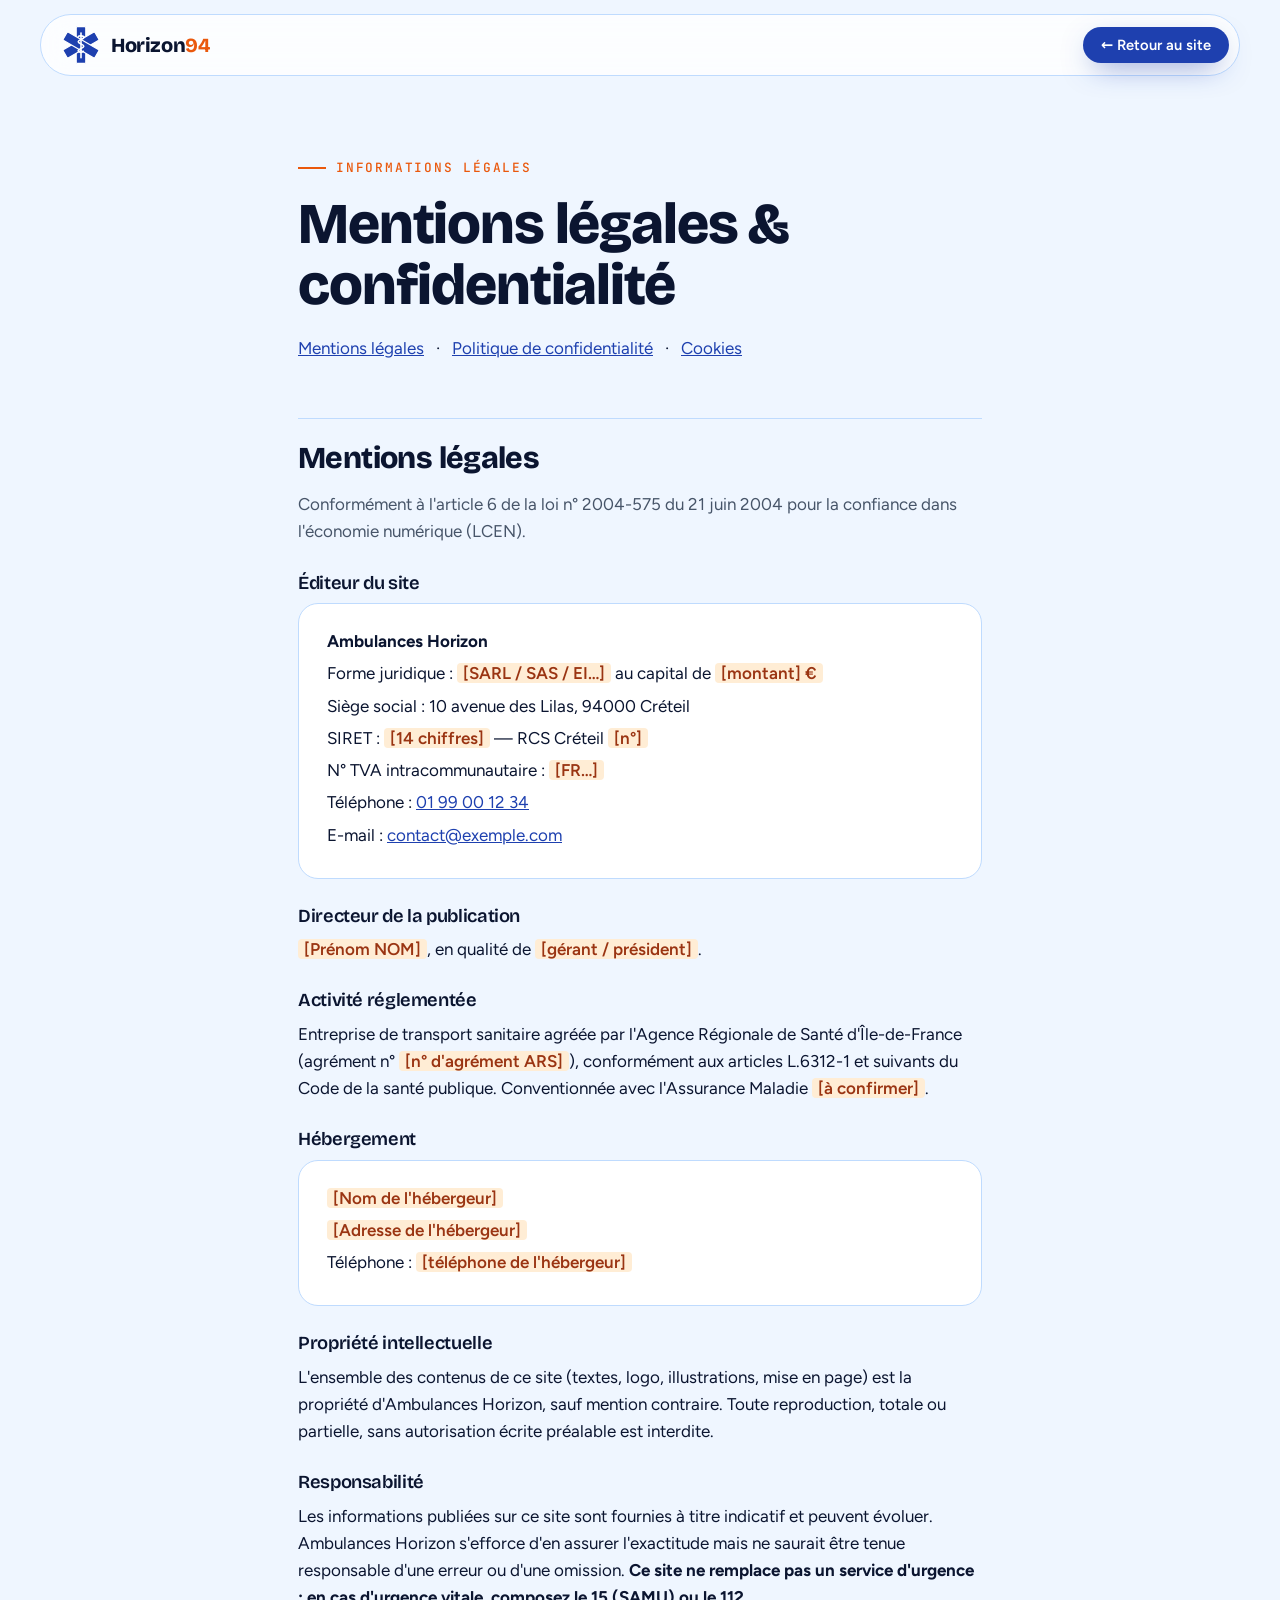
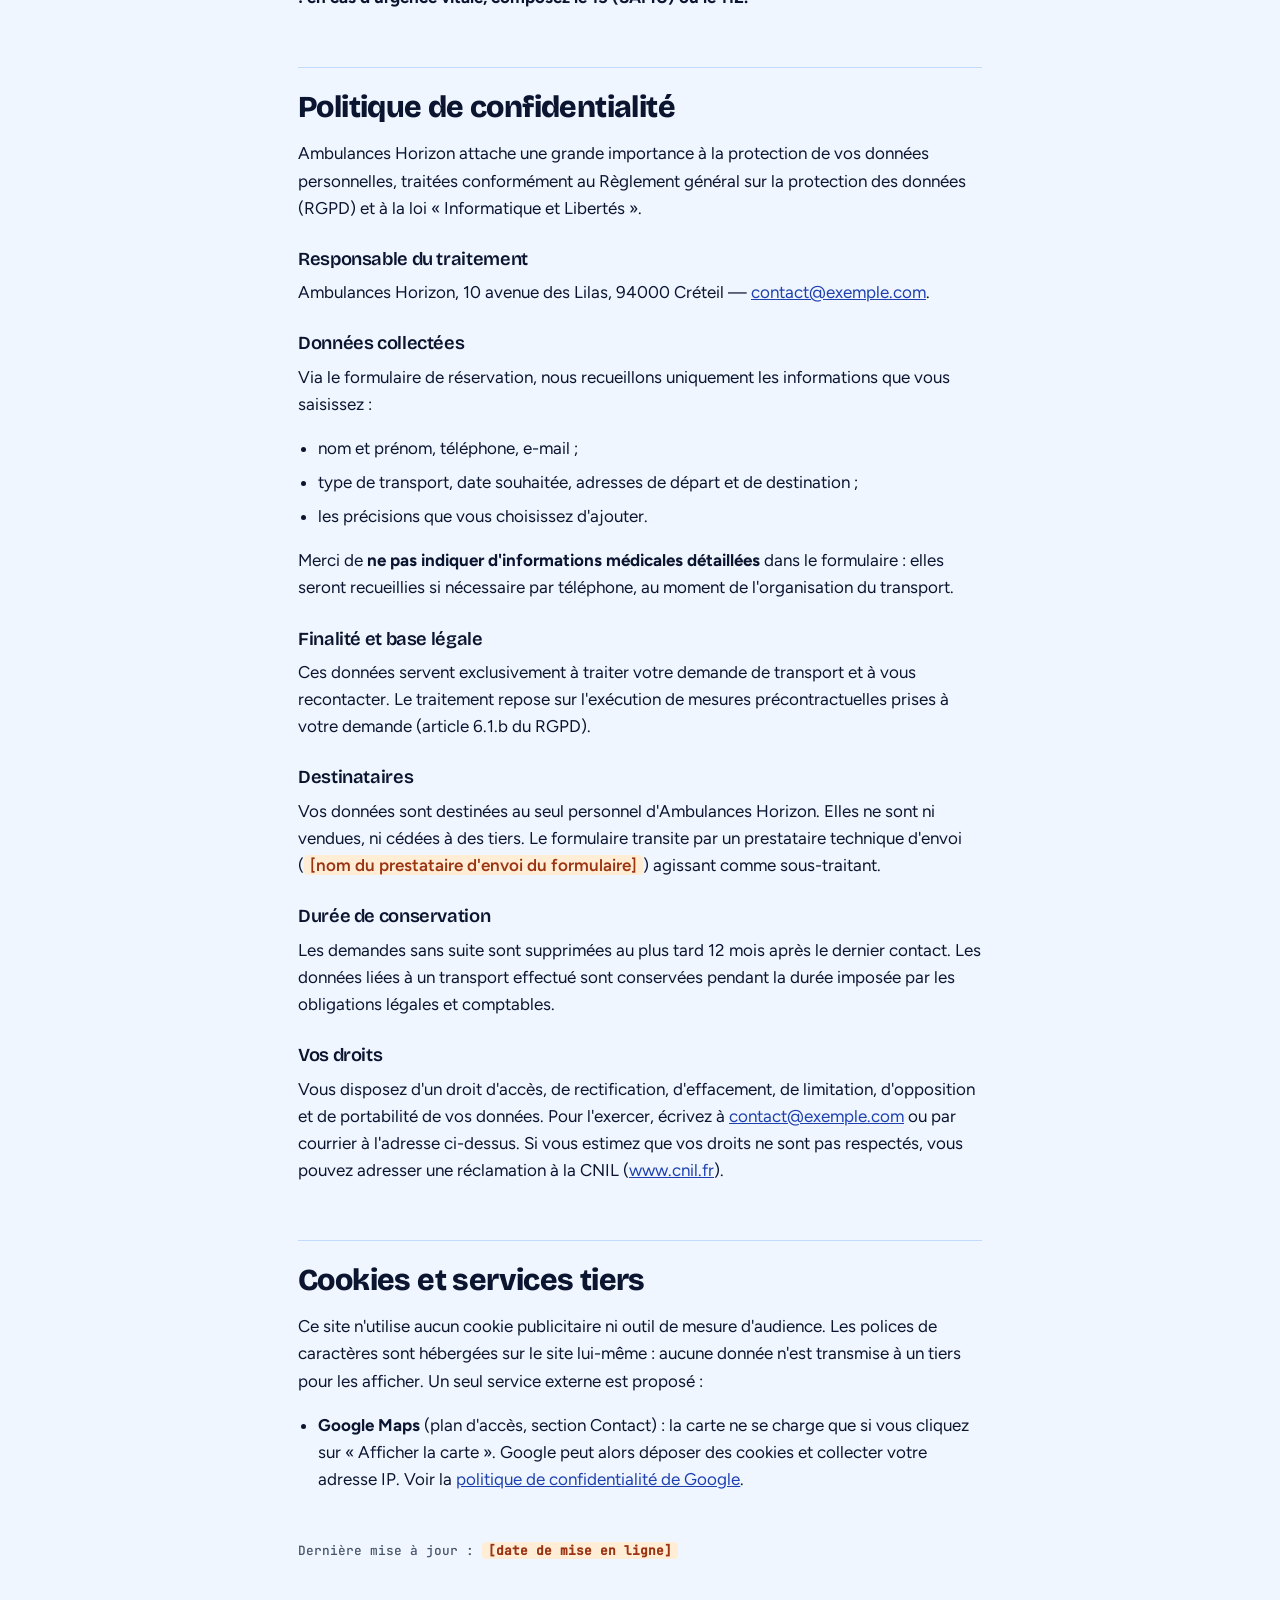
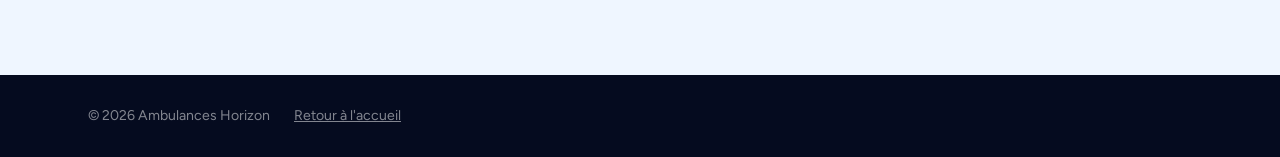
<file: mentions-legales.html>
<!doctype html>
<html lang="fr">
<head>
  <meta charset="utf-8">
  <meta name="viewport" content="width=device-width, initial-scale=1">
  <title>Mentions légales & confidentialité — Ambulances Horizon</title>
  <meta name="description" content="Mentions légales et politique de confidentialité du site Ambulances Horizon, Créteil (94).">
  <meta name="robots" content="noindex">
  <link rel="stylesheet" href="css/fonts.css">
  <link rel="icon" href="data:image/svg+xml,%3Csvg viewBox='0 0 100 100' xmlns='http://www.w3.org/2000/svg'%3E%3Cg fill='%231E40AF' stroke='white' stroke-width='3'%3E%3Crect x='38' y='4' width='24' height='92' rx='3'/%3E%3Crect x='38' y='4' width='24' height='92' rx='3' transform='rotate(60 50 50)'/%3E%3Crect x='38' y='4' width='24' height='92' rx='3' transform='rotate(120 50 50)'/%3E%3C/g%3E%3Cg fill='none' stroke='white' stroke-width='4' stroke-linecap='round'%3E%3Cpath d='M50 20v62'/%3E%3Cpath d='M43 30c0-4 14-4 14 1s-14 6-14 11 14 6 14 11-14 6-14 11 10 5 13 2'/%3E%3Ccircle cx='57' cy='29' r='2.4'/%3E%3C/g%3E%3C/svg%3E">
  <link rel="stylesheet" href="css/style.css">
  <style>
    .legal { padding: 150px 0 100px; }
    .legal__body { max-width: 780px; }
    .legal__body h2 { font-size: clamp(1.4rem, 2.6vw, 1.9rem); font-weight: 800; margin: 56px 0 16px; padding-top: 24px; border-top: 1px solid var(--border); }
    .legal__body h3 { font-size: 1.15rem; font-weight: 600; margin: 28px 0 10px; }
    .legal__body ul { padding-left: 1.2em; margin: 0 0 1em; }
    .legal__body li { margin-bottom: .4em; }
    .legal__body a { color: var(--primary); }
    .legal__toc { display: flex; flex-wrap: wrap; gap: 12px; margin: 8px 0 0; }
    .legal__toc a { color: var(--primary); }
    .legal__card { background: var(--card); border: 1px solid var(--border); border-radius: var(--radius); padding: 24px 28px; margin: 0 0 1em; }
    .legal__card p { margin: 0 0 .3em; }
    .legal__date { font-family: var(--f-mono); font-size: .8rem; color: var(--muted-fg); margin-top: 48px; }
    /* Champs à compléter par le client (à retirer une fois remplis) */
    .todo { background: #FFEDD5; color: #9A3412; padding: 0 6px; border-radius: 4px; font-weight: 600; }
  </style>
</head>
<body>

  <a class="skip" href="#main">Aller au contenu</a>

  <header class="nav is-light">
    <a href="index.html" class="nav__logo" aria-label="Ambulances Horizon — accueil">
      <span class="logo-mark" aria-hidden="true">
        <svg viewBox="0 0 100 100" class="star"><g class="star__arms"><rect x="38" y="4" width="24" height="92" rx="3"/><rect x="38" y="4" width="24" height="92" rx="3" transform="rotate(60 50 50)"/><rect x="38" y="4" width="24" height="92" rx="3" transform="rotate(120 50 50)"/></g><g class="star__rod"><path d="M50 20v62"/><path d="M43 30c0-4 14-4 14 1s-14 6-14 11 14 6 14 11-14 6-14 11 10 5 13 2"/><circle cx="57" cy="29" r="2.4"/></g></svg>
      </span>
      <span>Horizon<b>94</b></span>
    </a>
    <a href="index.html" class="btn btn--primary btn--sm" style="margin-left:auto">← Retour au site</a>
  </header>

  <main id="main" class="legal">
    <div class="container legal__body">
      <p class="kicker">Informations légales</p>
      <h1 class="h2">Mentions légales &amp; confidentialité</h1>
      <nav class="legal__toc" aria-label="Sommaire">
        <a href="#mentions">Mentions légales</a> · <a href="#confidentialite">Politique de confidentialité</a> · <a href="#cookies">Cookies</a>
      </nav>

      <!-- ===================== MENTIONS LÉGALES ===================== -->
      <h2 id="mentions">Mentions légales</h2>
      <p class="muted">Conformément à l'article 6 de la loi n° 2004-575 du 21 juin 2004 pour la confiance dans l'économie numérique (LCEN).</p>

      <h3>Éditeur du site</h3>
      <div class="legal__card">
        <p><b>Ambulances Horizon</b></p>
        <p>Forme juridique : <span class="todo">[SARL / SAS / EI…]</span> au capital de <span class="todo">[montant] €</span></p>
        <p>Siège social : 10 avenue des Lilas, 94000 Créteil</p>
        <p>SIRET : <span class="todo">[14 chiffres]</span> — RCS Créteil <span class="todo">[n°]</span></p>
        <p>N° TVA intracommunautaire : <span class="todo">[FR…]</span></p>
        <p>Téléphone : <a href="tel:+33199001234">01 99 00 12 34</a></p>
        <p>E-mail : <a href="mailto:contact@exemple.com">contact@exemple.com</a></p>
      </div>

      <h3>Directeur de la publication</h3>
      <p><span class="todo">[Prénom NOM]</span>, en qualité de <span class="todo">[gérant / président]</span>.</p>

      <h3>Activité réglementée</h3>
      <p>
        Entreprise de transport sanitaire agréée par l'Agence Régionale de Santé d'Île-de-France
        (agrément n° <span class="todo">[n° d'agrément ARS]</span>), conformément aux articles L.6312-1 et suivants
        du Code de la santé publique. Conventionnée avec l'Assurance Maladie
        <span class="todo">[à confirmer]</span>.
      </p>

      <h3>Hébergement</h3>
      <div class="legal__card">
        <p><b><span class="todo">[Nom de l'hébergeur]</span></b></p>
        <p><span class="todo">[Adresse de l'hébergeur]</span></p>
        <p>Téléphone : <span class="todo">[téléphone de l'hébergeur]</span></p>
      </div>

      <h3>Propriété intellectuelle</h3>
      <p>
        L'ensemble des contenus de ce site (textes, logo, illustrations, mise en page) est la propriété
        d'Ambulances Horizon, sauf mention contraire. Toute reproduction, totale ou partielle, sans
        autorisation écrite préalable est interdite.
      </p>

      <h3>Responsabilité</h3>
      <p>
        Les informations publiées sur ce site sont fournies à titre indicatif et peuvent évoluer.
        Ambulances Horizon s'efforce d'en assurer l'exactitude mais ne saurait être tenue responsable
        d'une erreur ou d'une omission. <b>Ce site ne remplace pas un service d'urgence : en cas d'urgence
        vitale, composez le 15 (SAMU) ou le 112.</b>
      </p>

      <!-- ===================== CONFIDENTIALITÉ ===================== -->
      <h2 id="confidentialite">Politique de confidentialité</h2>
      <p>
        Ambulances Horizon attache une grande importance à la protection de vos données personnelles,
        traitées conformément au Règlement général sur la protection des données (RGPD) et à la loi
        « Informatique et Libertés ».
      </p>

      <h3>Responsable du traitement</h3>
      <p>Ambulances Horizon, 10 avenue des Lilas, 94000 Créteil — <a href="mailto:contact@exemple.com">contact@exemple.com</a>.</p>

      <h3>Données collectées</h3>
      <p>Via le formulaire de réservation, nous recueillons uniquement les informations que vous saisissez :</p>
      <ul>
        <li>nom et prénom, téléphone, e-mail ;</li>
        <li>type de transport, date souhaitée, adresses de départ et de destination ;</li>
        <li>les précisions que vous choisissez d'ajouter.</li>
      </ul>
      <p>
        Merci de <b>ne pas indiquer d'informations médicales détaillées</b> dans le formulaire : elles seront
        recueillies si nécessaire par téléphone, au moment de l'organisation du transport.
      </p>

      <h3>Finalité et base légale</h3>
      <p>
        Ces données servent exclusivement à traiter votre demande de transport et à vous recontacter.
        Le traitement repose sur l'exécution de mesures précontractuelles prises à votre demande
        (article 6.1.b du RGPD).
      </p>

      <h3>Destinataires</h3>
      <p>
        Vos données sont destinées au seul personnel d'Ambulances Horizon. Elles ne sont ni vendues,
        ni cédées à des tiers. Le formulaire transite par un prestataire technique d'envoi
        (<span class="todo">[nom du prestataire d'envoi du formulaire]</span>) agissant comme sous-traitant.
      </p>

      <h3>Durée de conservation</h3>
      <p>
        Les demandes sans suite sont supprimées au plus tard 12 mois après le dernier contact.
        Les données liées à un transport effectué sont conservées pendant la durée imposée par les
        obligations légales et comptables.
      </p>

      <h3>Vos droits</h3>
      <p>
        Vous disposez d'un droit d'accès, de rectification, d'effacement, de limitation, d'opposition
        et de portabilité de vos données. Pour l'exercer, écrivez à
        <a href="mailto:contact@exemple.com">contact@exemple.com</a> ou par courrier
        à l'adresse ci-dessus. Si vous estimez que vos droits ne sont pas respectés, vous pouvez adresser
        une réclamation à la CNIL (<a href="https://www.cnil.fr" rel="noopener">www.cnil.fr</a>).
      </p>

      <!-- ===================== COOKIES ===================== -->
      <h2 id="cookies">Cookies et services tiers</h2>
      <p>
        Ce site n'utilise aucun cookie publicitaire ni outil de mesure d'audience. Les polices de caractères sont
        hébergées sur le site lui-même : aucune donnée n'est transmise à un tiers pour les afficher.
        Un seul service externe est proposé :
      </p>
      <ul>
        <li><b>Google Maps</b> (plan d'accès, section Contact) : la carte ne se charge que si vous cliquez sur
          « Afficher la carte ». Google peut alors déposer des cookies et collecter votre adresse IP. Voir la
          <a href="https://policies.google.com/privacy?hl=fr" rel="noopener">politique de confidentialité de Google</a>.</li>
      </ul>

      <p class="legal__date">Dernière mise à jour : <span class="todo">[date de mise en ligne]</span></p>
    </div>
  </main>

  <footer class="footer" style="padding:30px 0">
    <div class="container footer__legal" style="margin-top:0;border-top:0;padding-top:0">
      <span>© <span id="year"></span> Ambulances Horizon</span>
      <a href="index.html">Retour à l'accueil</a>
    </div>
  </footer>

  <script>document.getElementById('year').textContent = new Date().getFullYear();</script>
</body>
</html>
</file>
<file: css/fonts.css>
/* Polices hébergées localement (aucun appel à Google, RGPD).
   Sous-ensemble latin, polices variables issues de Google Fonts — licence SIL Open Font License 1.1. */
@font-face {
  font-family: 'Bricolage Grotesque';
  font-style: normal;
  font-weight: 400 800;
  font-display: swap;
  src: url(fonts/bricolage-grotesque-latin.woff2) format('woff2');
}
@font-face {
  font-family: 'Figtree';
  font-style: normal;
  font-weight: 400 700;
  font-display: swap;
  src: url(fonts/figtree-latin.woff2) format('woff2');
}
@font-face {
  font-family: 'JetBrains Mono';
  font-style: normal;
  font-weight: 500;
  font-display: swap;
  src: url(fonts/jetbrains-mono-500-latin.woff2) format('woff2');
}
</file>
<file: css/style.css>
/* ==========================================================
   Ambulances Horizon — feuille de style
   (UI UX Pro Max — Trust & Authority, bleu pro + orange urgence)
   ========================================================== */

:root {
  --primary: #1E40AF;
  --secondary: #3B82F6;
  --accent: #EA580C;
  --on-accent: #0B1220;
  --bg: #EFF6FF;
  --fg: #1E3A8A;
  --ink: #0B1530;
  --card: #FFFFFF;
  --muted: #E9EEF6;
  --muted-fg: #475569;
  --border: #BFDBFE;
  --night: #050B1F;
  --night-2: #0B1A44;

  --f-display: 'Bricolage Grotesque', system-ui, sans-serif;
  --f-body: 'Figtree', system-ui, sans-serif;
  --f-mono: 'JetBrains Mono', ui-monospace, monospace;

  --radius: 20px;
  --ease: cubic-bezier(.22, 1, .36, 1);
  --gutter: clamp(16px, 4vw, 48px);
}

*, *::before, *::after { box-sizing: border-box; }
html { -webkit-text-size-adjust: 100%; }
html.lenis, html.lenis body { height: auto; }
.lenis.lenis-smooth { scroll-behavior: auto !important; }
body {
  margin: 0;
  font-family: var(--f-body);
  font-size: 17px;
  line-height: 1.6;
  color: var(--ink);
  background: var(--bg);
  overflow-x: hidden;
}
img, svg { display: block; max-width: 100%; }
a { color: inherit; }
h1, h2, h3 { font-family: var(--f-display); line-height: 1.05; margin: 0; letter-spacing: -0.02em; }
p { margin: 0 0 1em; }
address { font-style: normal; }

.container { width: min(1200px, 100%); margin-inline: auto; padding-inline: var(--gutter); }
.section { padding-block: clamp(80px, 12vw, 160px); }
.section__head { max-width: 720px; margin-bottom: 56px; }
.h2 { font-size: clamp(2rem, 4.6vw, 3.6rem); font-weight: 800; color: var(--ink); margin-bottom: 20px; }
.kicker {
  font-family: var(--f-mono); font-size: .8rem; letter-spacing: .14em; text-transform: uppercase;
  color: var(--accent); margin-bottom: 16px; display: inline-flex; align-items: center; gap: 10px;
}
.kicker::before { content: ""; width: 28px; height: 2px; background: currentColor; }
.muted { color: var(--muted-fg); }

.skip { position: absolute; left: -999px; top: 8px; z-index: 999; background: #fff; padding: 8px 14px; border-radius: 8px; }
.skip:focus { left: 8px; }
:focus-visible { outline: 3px solid var(--secondary); outline-offset: 3px; border-radius: 6px; }

/* ---------- Boutons ---------- */
.btn {
  --bx: 0px; --by: 0px;
  display: inline-flex; align-items: center; justify-content: center; gap: 10px;
  padding: 16px 28px; border-radius: 999px; border: 0; cursor: pointer;
  font: 600 1rem/1 var(--f-body); text-decoration: none;
  transform: translate(var(--bx), var(--by));
  transition: transform .35s var(--ease), background .2s, color .2s, box-shadow .3s;
}
.btn--sm { padding: 11px 18px; font-size: .92rem; }
.btn--block { width: 100%; }
.btn--primary { background: var(--primary); color: #fff; box-shadow: 0 10px 30px -10px rgba(30,64,175,.7); }
.btn--primary:hover { background: #1A3799; box-shadow: 0 16px 40px -10px rgba(59,130,246,.8); }
.btn--accent { background: var(--accent); color: var(--on-accent); }
.btn--accent:hover { background: #F06A1F; }
.btn--ghost { background: rgba(255,255,255,.08); color: #fff; border: 1px solid rgba(255,255,255,.25); backdrop-filter: blur(6px); }
.btn--ghost:hover { background: rgba(255,255,255,.16); }
.ico { width: 18px; height: 18px; fill: none; stroke: currentColor; stroke-width: 2; stroke-linecap: round; stroke-linejoin: round; }

/* ---------- Loader ---------- */
.loader { display: none; }
.js .loader {
  position: fixed; inset: 0; z-index: 1000; display: grid; place-items: center; align-content: center; gap: 18px;
  background: var(--night); color: #fff;
}
.loader__ecg { width: min(560px, 80vw); height: 110px; }
.loader__ecg path { fill: none; stroke: var(--accent); stroke-width: 3; stroke-linejoin: round; stroke-linecap: round;
  filter: drop-shadow(0 0 8px rgba(234,88,12,.8)); stroke-dasharray: 900; stroke-dashoffset: 900; }
.loader__count { font: 500 1rem var(--f-mono); color: rgba(255,255,255,.6); }
.loader__name { font: 800 clamp(1.4rem, 4vw, 2.2rem) var(--f-display); letter-spacing: -0.02em; }

/* ---------- Rideau de transition ---------- */
.veil { display: none; position: fixed; inset: 0; z-index: 950; pointer-events: none; }
.veil__panel { position: absolute; top: 0; bottom: 0; width: 20.2%; background: var(--night); will-change: transform; }
.veil__panel:nth-child(1) { left: 0; }
.veil__panel:nth-child(2) { left: 20%; background: var(--night-2); }
.veil__panel:nth-child(3) { left: 40%; background: var(--primary); }
.veil__panel:nth-child(4) { left: 60%; background: var(--night-2); }
.veil__panel:nth-child(5) { left: 80%; }
.veil__label { position: absolute; inset: 0; display: grid; place-items: center; color: #fff;
  font: 800 clamp(2.4rem, 9vw, 7rem) var(--f-display); letter-spacing: -0.04em; overflow: hidden; }

/* Les sections recouvrent le hero épinglé */
main > section:not(.hero), .marquee, .footer { position: relative; z-index: 1; }
.about, .values { background: var(--bg); }
.hero { transform-origin: 50% 0; will-change: transform; }
.section-in, .trips { will-change: clip-path; }

/* ---------- Barre de progression + curseur ---------- */
.progress { position: fixed; top: 0; left: 0; height: 3px; width: 100%; z-index: 300;
  background: linear-gradient(90deg, var(--secondary), var(--accent)); transform-origin: 0 50%; transform: scaleX(0); }
.cursor { display: none; }
@media (hover: hover) and (pointer: fine) {
  .cursor {
    display: block; position: fixed; top: 0; left: 0; z-index: 400; pointer-events: none;
    width: 38px; height: 38px; margin: -19px 0 0 -19px; border-radius: 50%;
    border: 1.5px solid rgba(59,130,246,.9); will-change: transform;
    transition: width .3s var(--ease), height .3s var(--ease), margin .3s var(--ease), background .3s;
  }
  .cursor.is-hover { width: 70px; height: 70px; margin: -35px 0 0 -35px; background: rgba(59,130,246,.25); }
}

/* ---------- Nav ---------- */
.nav {
  position: fixed; top: 14px; left: 0; right: 0; margin-inline: auto; z-index: 200;
  width: min(1200px, calc(100% - 24px));
  display: flex; align-items: center; gap: 24px; padding: 10px 10px 10px 20px;
  border-radius: 999px; color: #fff;
  background: rgba(5,11,31,.45); border: 1px solid rgba(255,255,255,.12);
  backdrop-filter: blur(14px) saturate(1.4); -webkit-backdrop-filter: blur(14px) saturate(1.4);
  transition: background .3s, color .3s, border-color .3s;
}
.nav.is-light { background: rgba(255,255,255,.8); color: var(--ink); border-color: var(--border); }
.nav__logo { display: inline-flex; align-items: center; gap: 10px; text-decoration: none; font: 800 1.25rem var(--f-display); letter-spacing: -0.02em; }
.nav__logo b { color: var(--accent); }
.logo-mark { width: 40px; height: 40px; display: grid; place-items: center; }
.logo-mark svg { width: 40px; height: 40px; overflow: visible; transition: transform .8s var(--ease); }
.nav__logo:hover .logo-mark svg { transform: rotate(60deg); }
.star__arms { fill: var(--primary); stroke: #fff; stroke-width: 3; stroke-linejoin: round; }
.star__rod { fill: none; stroke: #fff; stroke-width: 4; stroke-linecap: round; }
.star__rod circle { fill: #fff; stroke: none; }
.nav__links { display: flex; gap: 26px; margin-left: auto; }
.nav__links a { text-decoration: none; font-weight: 500; font-size: .95rem; opacity: .85; position: relative; }
.nav__links a::after { content: ""; position: absolute; left: 0; bottom: -4px; height: 2px; width: 100%; background: var(--accent);
  transform: scaleX(0); transform-origin: right; transition: transform .35s var(--ease); }
.nav__links a:hover { opacity: 1; }
.nav__links a:hover::after { transform: scaleX(1); transform-origin: left; }
.nav__burger { display: none; }

@media (max-width: 900px) {
  .nav { gap: 12px; }
  .nav .btn--sm span { display: none; }
  .nav .btn--sm { margin-left: auto; padding: 12px; }
  .nav__burger { display: grid; gap: 6px; place-content: center; width: 44px; height: 44px; border-radius: 50%;
    border: 0; background: rgba(255,255,255,.12); color: inherit; cursor: pointer; }
  .nav.is-light .nav__burger { background: var(--muted); }
  .nav__burger span { display: block; width: 18px; height: 2px; background: currentColor; transition: transform .3s; }
  .nav__links {
    position: absolute; top: calc(100% + 8px); left: 0; right: 0; flex-direction: column; gap: 4px;
    padding: 14px; border-radius: 24px; background: var(--night); color: #fff;
    opacity: 0; visibility: hidden; pointer-events: none; transform: translateY(-8px);
    /* visibility bascule après le fondu à la fermeture : liens hors du Tab quand le menu est fermé */
    transition: opacity .3s, transform .3s var(--ease), visibility 0s .3s;
  }
  .nav__links a { padding: 12px 14px; font-size: 1.05rem; }
  .nav.is-open .nav__links { opacity: 1; visibility: visible; pointer-events: auto; transform: none; transition-delay: 0s; }
  .nav.is-open .nav__burger span:first-child { transform: translateY(4px) rotate(45deg); }
  .nav.is-open .nav__burger span:last-child { transform: translateY(-4px) rotate(-45deg); }
}

/* ---------- Hero ---------- */
.hero {
  position: relative; min-height: 100svh; display: grid; align-items: center; overflow: hidden;
  background: radial-gradient(120% 90% at 70% 10%, var(--night-2) 0%, var(--night) 60%);
  color: #fff; isolation: isolate;
}
.hero__canvas { position: absolute; inset: 0; width: 100%; height: 100%; z-index: -1; }
.hero__glow {
  --mx: 70%; --my: 30%;
  position: absolute; inset: 0; z-index: -1; pointer-events: none;
  background: radial-gradient(600px circle at var(--mx) var(--my), rgba(59,130,246,.28), transparent 60%);
}
.hero__grid {
  position: absolute; inset: -2px; z-index: -2; opacity: .35;
  background-image: linear-gradient(rgba(255,255,255,.06) 1px, transparent 1px), linear-gradient(90deg, rgba(255,255,255,.06) 1px, transparent 1px);
  background-size: 64px 64px;
  mask-image: radial-gradient(ellipse at 60% 40%, #000 20%, transparent 75%);
}
.hero__inner { width: min(1200px, 100%); margin-inline: auto; padding: 140px var(--gutter) 120px; }
.eyebrow { display: inline-flex; align-items: center; gap: 10px; padding: 8px 16px; border-radius: 999px;
  background: rgba(255,255,255,.07); border: 1px solid rgba(255,255,255,.14); font-size: .9rem; margin-bottom: 28px; }
.pulse-dot { width: 9px; height: 9px; border-radius: 50%; background: #22C55E; box-shadow: 0 0 0 0 rgba(34,197,94,.7); animation: pulse 1.8s infinite; }
@keyframes pulse { 70% { box-shadow: 0 0 0 12px rgba(34,197,94,0); } 100% { box-shadow: 0 0 0 0 rgba(34,197,94,0); } }
.hero__title { font-size: clamp(2.6rem, 8vw, 6.6rem); font-weight: 800; letter-spacing: -0.04em; max-width: 14ch; }
.hero__title em { font-style: normal; background: linear-gradient(90deg, #93C5FD, #FDBA74); -webkit-background-clip: text; background-clip: text; color: transparent; }
.split .w { display: inline-block; overflow: hidden; vertical-align: top; padding-bottom: .08em; }
.split .w > span { display: inline-block; }
.hero__lead { max-width: 56ch; font-size: clamp(1.05rem, 1.6vw, 1.25rem); color: rgba(255,255,255,.78); margin: 28px 0 36px; }
.hero__cta { display: flex; flex-wrap: wrap; gap: 14px; }
.hero__badges { list-style: none; padding: 0; margin: 48px 0 0; display: flex; flex-wrap: wrap; gap: 10px; }
.hero__badges li { font: 500 .8rem var(--f-mono); letter-spacing: .08em; text-transform: uppercase; padding: 7px 14px; border-radius: 999px; border: 1px solid rgba(255,255,255,.18); color: rgba(255,255,255,.75); }
.hero__scroll { position: absolute; bottom: 28px; left: 50%; transform: translateX(-50%); font: 500 .72rem var(--f-mono); letter-spacing: .2em; text-transform: uppercase; color: rgba(255,255,255,.5); display: grid; justify-items: center; gap: 10px; }
.hero__scroll span { width: 1px; height: 46px; background: linear-gradient(rgba(255,255,255,.7), transparent); animation: drip 2s infinite var(--ease); transform-origin: top; }
@keyframes drip { 0% { transform: scaleY(0); } 50% { transform: scaleY(1); } 100% { transform: scaleY(1); opacity: 0; } }

/* ---------- Marquee ---------- */
.marquee { background: var(--accent); color: var(--on-accent); overflow: hidden; padding: 18px 0; transform: rotate(-1.2deg) scale(1.02); margin-top: -14px; position: relative; z-index: 2; }
.marquee__track { display: flex; width: max-content; animation: marquee 32s linear infinite; }
.marquee span { font: 800 clamp(1.2rem, 2.6vw, 2rem) var(--f-display); padding-inline: 28px; white-space: nowrap; display: inline-flex; align-items: center; gap: 28px; }
.marquee span::after { content: "✚"; font-size: .7em; }
@keyframes marquee { to { transform: translateX(-50%); } }

/* ---------- À propos ---------- */
.about__grid { display: grid; grid-template-columns: 1.1fr 1fr; gap: clamp(40px, 6vw, 96px); align-items: center; }
.about__text p { color: var(--muted-fg); font-size: 1.08rem; }
.stats { display: grid; grid-template-columns: 1fr 1fr; gap: 16px; }
.stat { background: var(--card); border: 1px solid var(--border); border-radius: var(--radius); padding: 28px; }
.stat__num { font: 800 clamp(2.6rem, 5vw, 3.8rem)/1 var(--f-display); color: var(--primary); letter-spacing: -0.04em; }
.stat__unit { font: 500 .95rem var(--f-mono); color: var(--accent); margin-left: 4px; }
.stat p { margin: 12px 0 0; color: var(--muted-fg); font-size: .95rem; }

/* ---------- Services ---------- */
.services { background: var(--card); }
.cards { display: grid; grid-template-columns: repeat(3, 1fr); gap: 22px; perspective: 1200px; }
.card {
  --gx: 50%; --gy: 50%;
  position: relative; overflow: hidden; padding: 36px 30px; border-radius: 24px;
  background: var(--bg); border: 1px solid var(--border);
  transform-style: preserve-3d;
  transition: box-shadow .4s, border-color .3s;
}
.card:hover { box-shadow: 0 30px 60px -30px rgba(30,64,175,.45); border-color: var(--secondary); }
.card__glare { position: absolute; inset: 0; pointer-events: none; opacity: 0; transition: opacity .3s;
  background: radial-gradient(380px circle at var(--gx) var(--gy), rgba(59,130,246,.22), transparent 60%); }
.card:hover .card__glare { opacity: 1; }
.card__icon { width: 64px; height: 64px; border-radius: 18px; background: var(--primary); display: grid; place-items: center; margin-bottom: 26px; transform: translateZ(40px); }
.card__icon svg { width: 32px; height: 32px; fill: none; stroke: #fff; stroke-width: 1.8; stroke-linecap: round; stroke-linejoin: round; }
.card h3 { font-size: 1.7rem; margin-bottom: 12px; transform: translateZ(30px); }
.card p { color: var(--muted-fg); transform: translateZ(20px); }
.card__tag { display: inline-block; margin-top: 8px; font: 500 .75rem var(--f-mono); letter-spacing: .06em; text-transform: uppercase; color: var(--primary); background: #fff; border: 1px solid var(--border); padding: 6px 12px; border-radius: 999px; }

/* ---------- Trajets (horizontal) ---------- */
.trips { background: var(--night); color: #fff; overflow: hidden; }
.trips__pin { display: flex; align-items: center; gap: 6vw; width: max-content; min-height: 100svh; padding: 120px var(--gutter); }
.trips .h2 { color: #fff; }
.trips__intro { flex: 0 0 min(420px, 80vw); }
.trips__intro .muted { color: rgba(255,255,255,.55); }
.trips__track { display: flex; gap: 22px; }
.trip {
  flex: 0 0 min(400px, 78vw); min-height: 380px; padding: 34px; border-radius: 28px;
  background: linear-gradient(160deg, rgba(59,130,246,.18), rgba(255,255,255,.03));
  border: 1px solid rgba(255,255,255,.12); display: flex; flex-direction: column;
}
.trip__n { font: 800 4.5rem/1 var(--f-display); color: transparent; -webkit-text-stroke: 1.5px rgba(147,197,253,.6); margin-bottom: auto; }
.trip h3 { font-size: 1.6rem; margin: 30px 0 12px; }
.trip p { color: rgba(255,255,255,.7); margin: 0; }
.trip--urgent { background: linear-gradient(160deg, rgba(234,88,12,.35), rgba(255,255,255,.03)); border-color: rgba(234,88,12,.5); }
.trip--urgent .trip__n { -webkit-text-stroke-color: #FDBA74; }

/* ---------- Valeurs (cartes empilées) ---------- */
.stack { display: grid; gap: 22px; }
.stack__card {
  position: sticky; top: calc(110px + var(--i) * 22px);
  display: grid; grid-template-columns: auto 1fr; gap: clamp(20px, 4vw, 60px); align-items: start;
  padding: clamp(28px, 4vw, 52px); border-radius: 28px; background: var(--card); border: 1px solid var(--border);
  box-shadow: 0 -20px 50px -30px rgba(30,58,138,.35);
}
.stack__card:nth-child(2) { background: #DBEAFE; }
.stack__card:nth-child(3) { background: var(--primary); color: #fff; border-color: var(--primary); }
.stack__card:nth-child(4) { background: var(--ink); color: #fff; border-color: var(--ink); }
.stack__card:nth-child(n+3) p { color: rgba(255,255,255,.78); }
.stack__n { font: 800 clamp(3rem, 8vw, 6rem)/.9 var(--f-display); color: var(--accent); }
.stack__card h3 { font-size: clamp(1.8rem, 3.5vw, 2.8rem); margin-bottom: 12px; }
.stack__card p { color: var(--muted-fg); font-size: 1.08rem; max-width: 60ch; margin: 0; }

/* ---------- Flotte ---------- */
.fleet { background: var(--card); }
.fleet__grid { display: grid; grid-template-columns: 1fr 1fr; gap: clamp(40px, 6vw, 96px); align-items: center; }
.equip { list-style: none; padding: 0; margin: 0; display: grid; gap: 14px; }
.equip li { display: flex; gap: 18px; align-items: center; padding: 20px 22px; border-radius: 18px; background: var(--bg); border: 1px solid var(--border); transition: transform .35s var(--ease), border-color .3s; }
.equip li:hover { transform: translateX(8px); border-color: var(--secondary); }
.equip svg { flex: none; width: 46px; height: 46px; padding: 11px; border-radius: 14px; background: var(--primary); fill: none; stroke: #fff; stroke-width: 2; stroke-linecap: round; stroke-linejoin: round; }
.equip b { display: block; font-size: 1.05rem; }
.equip span { color: var(--muted-fg); font-size: .95rem; }

/* ---------- Infos ---------- */
.infos { padding-block: 0 clamp(80px, 10vw, 140px); background: var(--card); }
.infos__grid { display: grid; grid-template-columns: repeat(3, 1fr); gap: 22px; }
.info { padding: 30px; border-radius: 22px; border: 1px dashed var(--secondary); }
.info h3 { font-size: 1.3rem; margin-bottom: 10px; color: var(--primary); }
.info p { color: var(--muted-fg); margin: 0; }

/* ---------- Contact ---------- */
.contact { background: linear-gradient(180deg, var(--bg), #DBEAFE); }
.contact__grid { display: grid; grid-template-columns: 1fr 1.1fr; gap: clamp(40px, 6vw, 80px); align-items: start; }
.contact__list { list-style: none; padding: 0; margin: 32px 0; display: grid; gap: 18px; }
.contact__list li { display: grid; grid-template-columns: 110px 1fr; gap: 12px; padding-bottom: 18px; border-bottom: 1px solid var(--border); }
.contact__list span { font: 500 .78rem var(--f-mono); text-transform: uppercase; letter-spacing: .1em; color: var(--muted-fg); padding-top: 3px; }
.contact__list a, .contact__list address, .contact__list p { font-weight: 600; margin: 0; text-decoration: none; word-break: break-word; }
.contact__list a:hover { color: var(--primary); }
.map { border-radius: 22px; overflow: hidden; border: 1px solid var(--border); aspect-ratio: 16/10; background: var(--muted); }
.map iframe { width: 100%; height: 100%; border: 0; filter: saturate(.8); }
.map__consent { height: 100%; display: grid; place-content: center; justify-items: center; gap: 12px; padding: 20px; text-align: center;
  background: radial-gradient(circle at 50% 40%, var(--card), var(--muted)); }
.map__consent p { margin: 0; max-width: 34ch; font-size: .92rem; color: var(--muted-fg); }
.map__consent a { font-size: .9rem; font-weight: 600; color: var(--primary); }
.map__pin { width: 40px; height: 40px; fill: none; stroke: var(--accent); stroke-width: 2; stroke-linecap: round; stroke-linejoin: round; }
.sr-only { position: absolute; width: 1px; height: 1px; overflow: hidden; clip: rect(0 0 0 0); white-space: nowrap; }

.form { background: var(--card); border-radius: 28px; padding: clamp(24px, 4vw, 44px); border: 1px solid var(--border); box-shadow: 0 40px 80px -50px rgba(30,58,138,.5); display: grid; gap: 18px; }
.form__row { display: grid; grid-template-columns: 1fr 1fr; gap: 18px; }
.field { display: grid; gap: 7px; }
.field label { font-weight: 600; font-size: .92rem; }
.field input, .field select, .field textarea {
  font: inherit; font-size: 1rem; color: var(--ink); width: 100%;
  padding: 14px 16px; border-radius: 14px; border: 1.5px solid var(--border); background: var(--bg);
  transition: border-color .2s, box-shadow .2s, background .2s;
}
.field input:focus, .field select:focus, .field textarea:focus { outline: none; border-color: var(--primary); background: #fff; box-shadow: 0 0 0 4px rgba(59,130,246,.2); }
.field.has-error input { border-color: #DC2626; }
.err { color: #DC2626; font-size: .85rem; min-height: 0; }
.form__note { margin: 0; font-size: .9rem; color: var(--muted-fg); text-align: center; }
.form__ok { margin: 0; font-weight: 600; color: #15803D; text-align: center; }

/* ---------- Footer ---------- */
.footer { background: var(--night); color: #fff; padding: 80px 0 30px; }
.footer .muted { color: rgba(255,255,255,.6); margin-top: 18px; }
.footer__grid { display: grid; grid-template-columns: 1.4fr 1fr auto; gap: 40px; align-items: start; }
.footer nav { display: grid; gap: 10px; }
.footer nav a { text-decoration: none; color: rgba(255,255,255,.75); }
.footer nav a:hover { color: #fff; }
.footer__legal { display: flex; flex-wrap: wrap; gap: 24px; margin-top: 60px; padding-top: 24px; border-top: 1px solid rgba(255,255,255,.12); font-size: .88rem; color: rgba(255,255,255,.5); }
.footer__legal a { color: inherit; }

/* ---------- Bouton d'appel flottant ---------- */
.fab { position: fixed; right: 18px; bottom: 18px; z-index: 150; width: 60px; height: 60px; border-radius: 50%;
  background: var(--accent); display: grid; place-items: center; box-shadow: 0 12px 30px -8px rgba(234,88,12,.7); animation: ring 2.4s infinite; }
.fab svg { width: 26px; height: 26px; fill: none; stroke: var(--on-accent); stroke-width: 2; stroke-linecap: round; stroke-linejoin: round; }
@keyframes ring { 0% { box-shadow: 0 0 0 0 rgba(234,88,12,.55); } 70% { box-shadow: 0 0 0 18px rgba(234,88,12,0); } 100% { box-shadow: 0 0 0 0 rgba(234,88,12,0); } }

/* ---------- Responsive ---------- */
@media (max-width: 980px) {
  .about__grid, .fleet__grid, .contact__grid { grid-template-columns: 1fr; }
  .cards, .infos__grid { grid-template-columns: 1fr; }
  .footer__grid { grid-template-columns: 1fr; }
}
@media (max-width: 760px) {
  /* Sans épinglage horizontal sur mobile : défilement tactile natif */
  .trips__pin { width: auto; flex-direction: column; align-items: stretch; min-height: 0; padding: 90px var(--gutter); }
  .trips__track { overflow-x: auto; scroll-snap-type: x mandatory; margin-inline: calc(var(--gutter) * -1); padding-inline: var(--gutter); padding-bottom: 8px; }
  .trip { scroll-snap-align: start; min-height: 320px; }
  .form__row { grid-template-columns: 1fr; }
  .stack__card { grid-template-columns: 1fr; top: calc(90px + var(--i) * 14px); }
  .contact__list li { grid-template-columns: 1fr; gap: 4px; }
}
</file>
